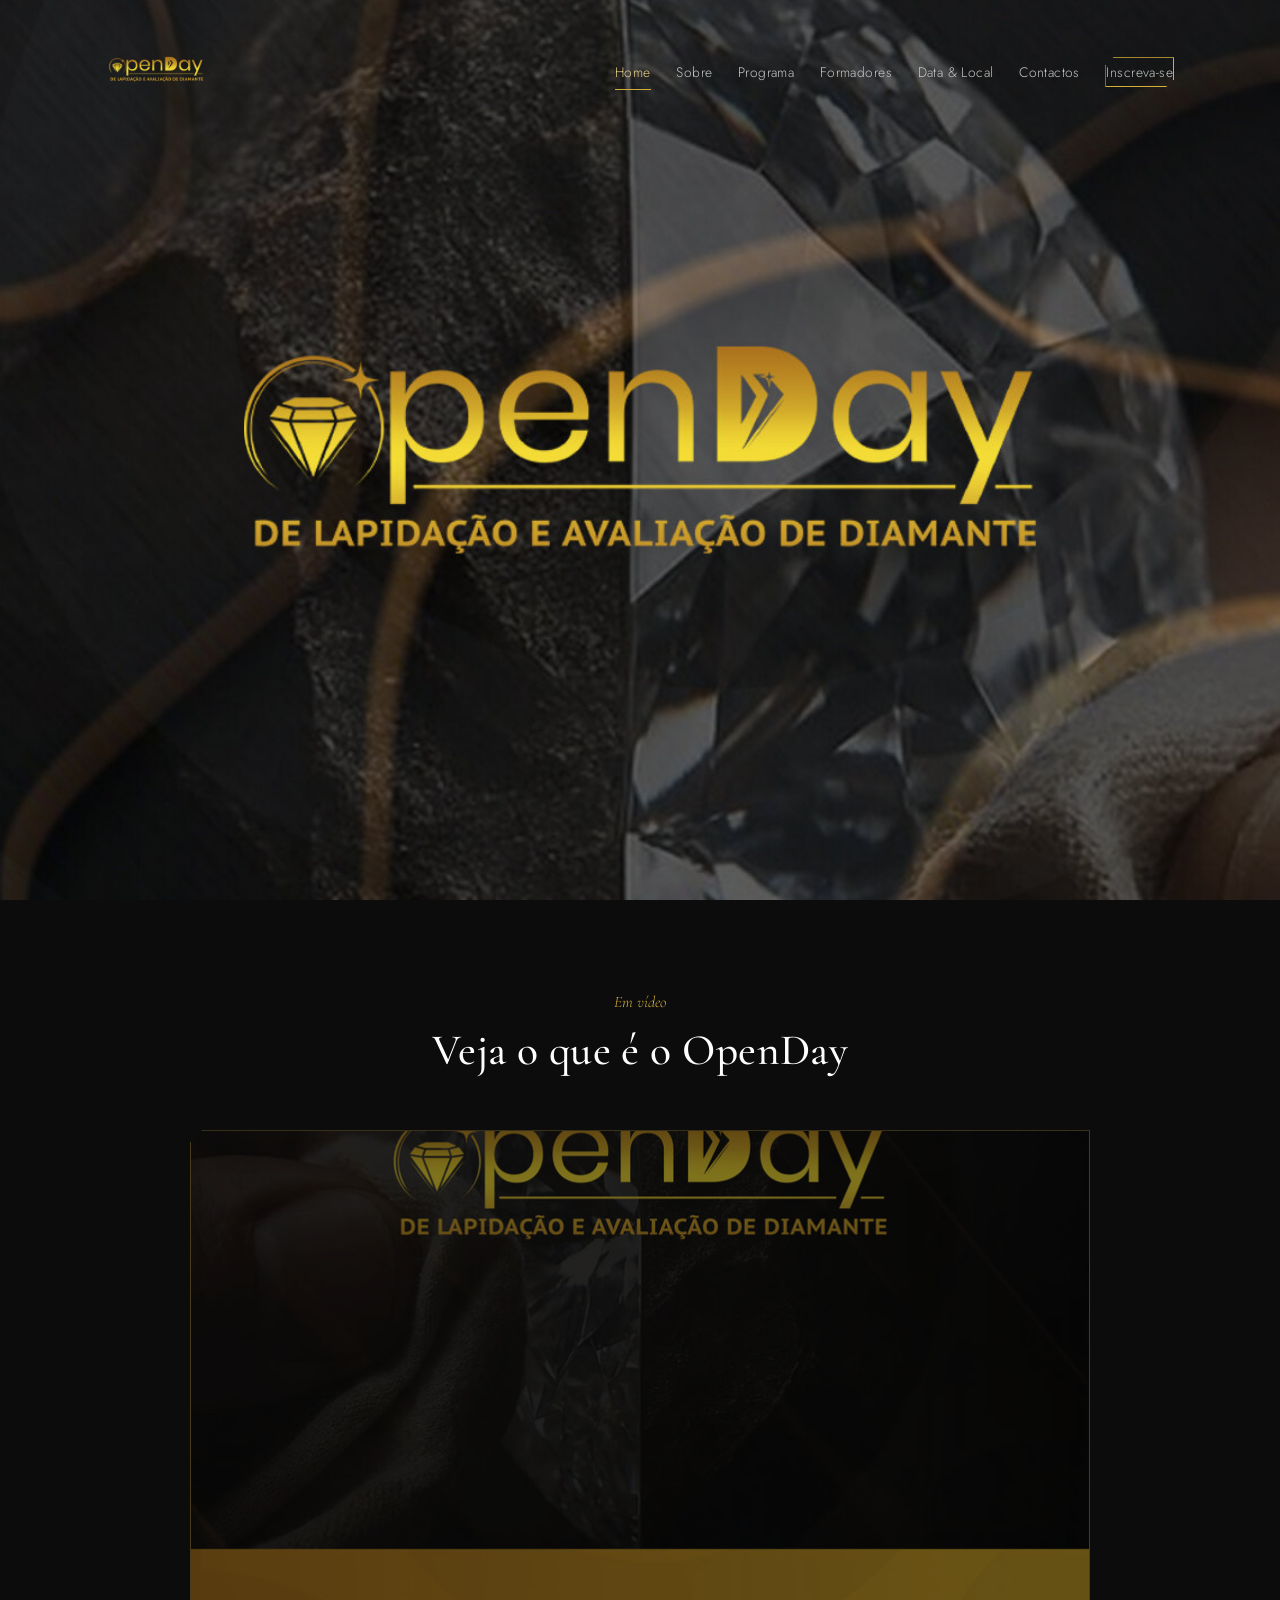
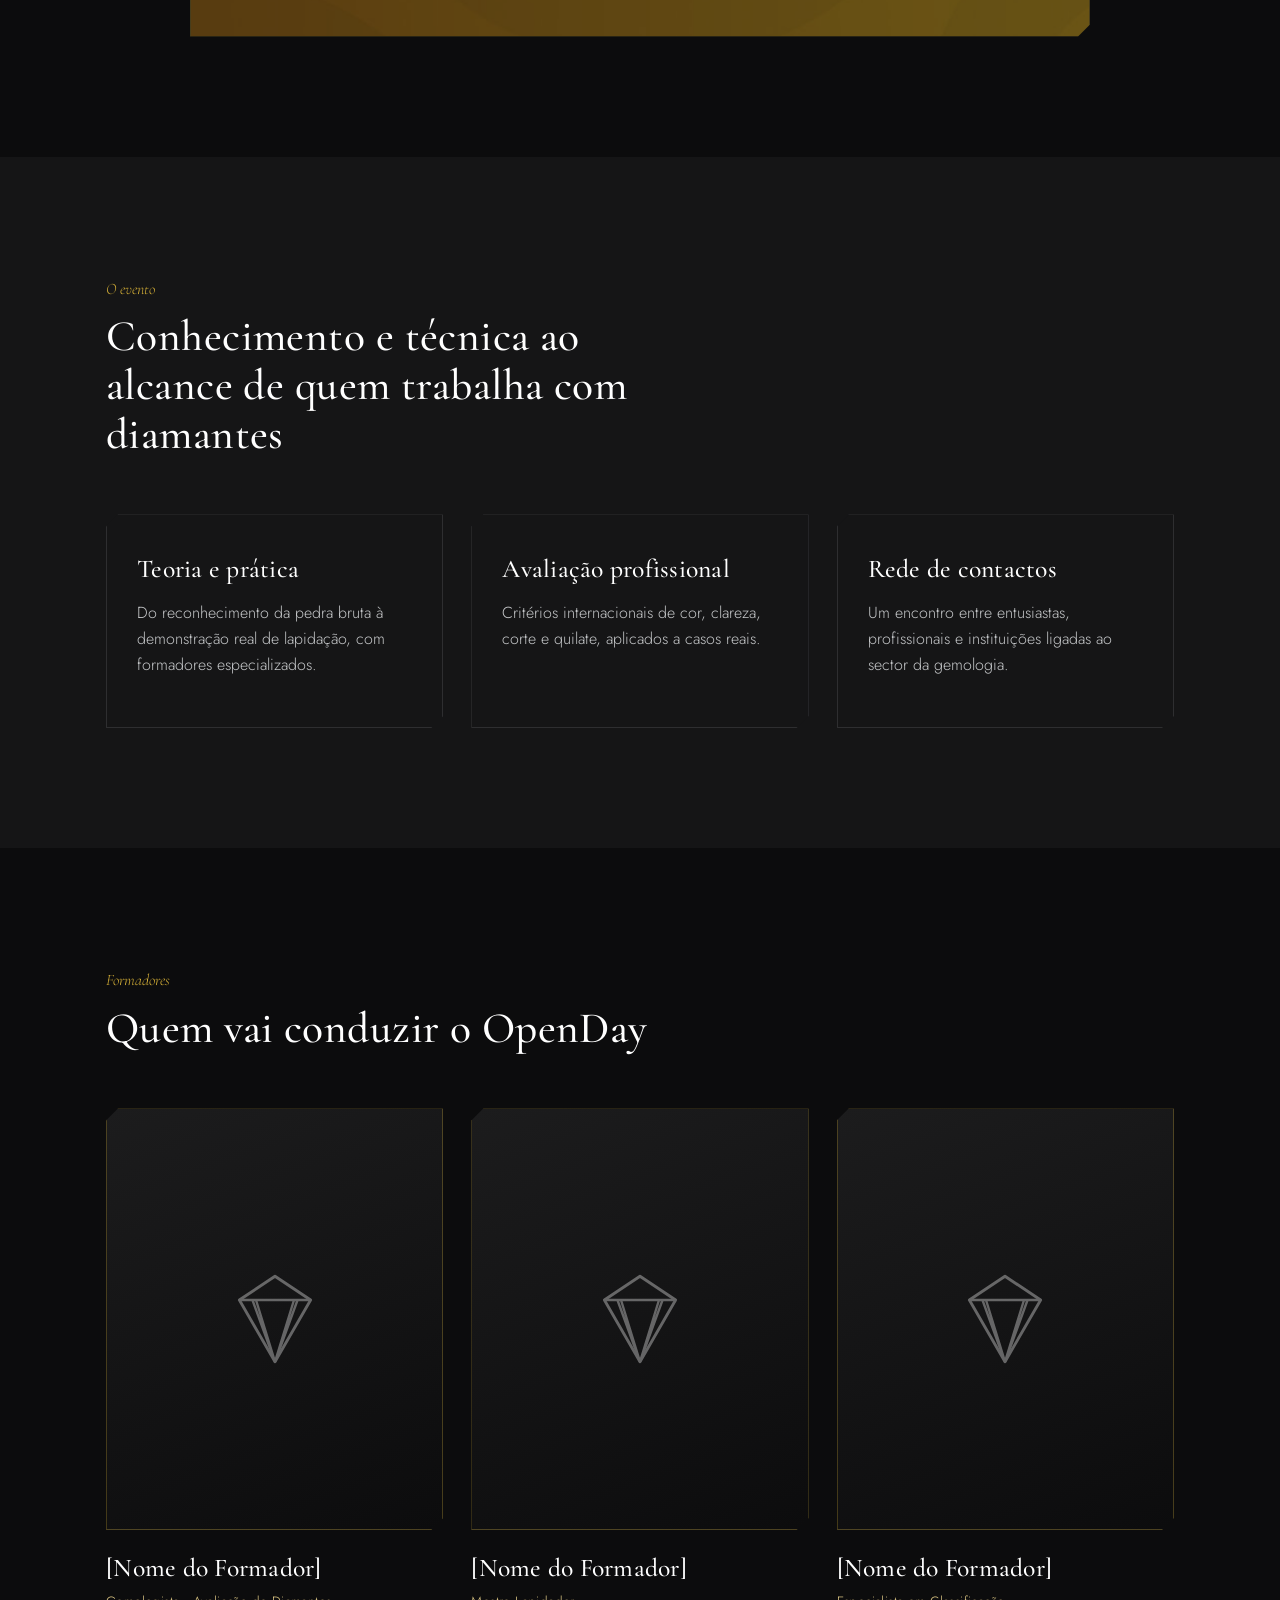
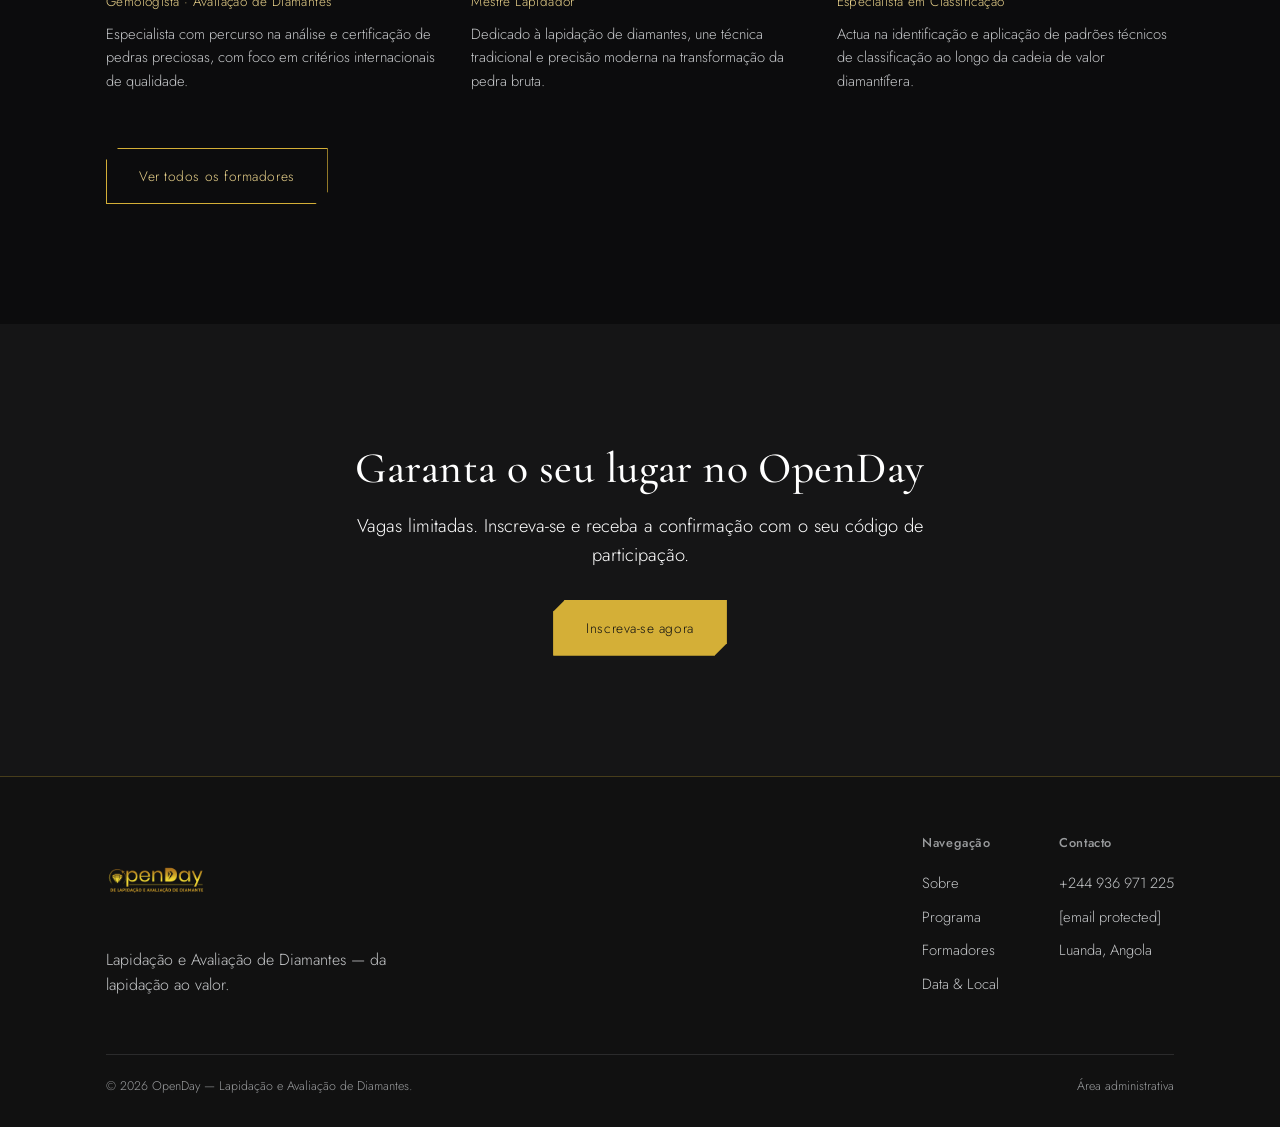
<file: index.html>
<!DOCTYPE html>
<html lang="pt-AO">
<head>
<meta charset="UTF-8">
<meta name="viewport" content="width=device-width, initial-scale=1">
<title>OpenDay — Lapidação e Avaliação de Diamantes</title>
<meta name="description" content="OpenDay: seminário-workshop sobre lapidação, análise e avaliação de diamantes. Da lapidação ao valor.">
<link rel="icon" href="data:image/svg+xml,<svg xmlns=%22http://www.w3.org/2000/svg%22 viewBox=%220 0 48 48%22><path d=%22M9 16L24 6L39 16L24 42L9 16Z%22 fill=%22%23D4AF37%22/></svg>">
<link rel="stylesheet" href="css/style.css">
</head>
<body>

<header class="site-header">
  <div class="wrap">
    <a href="index.html" class="brand">
      <img src="assets/logo.png" alt="OpenDay — Lapidação e Avaliação de Diamantes" class="logo-img">
    </a>
    <nav>
      <ul class="nav-list">
        <li><a href="index.html">Home</a></li>
        <li><a href="sobre.html">Sobre</a></li>
        <li><a href="programa.html">Programa</a></li>
        <li><a href="formadores.html">Formadores</a></li>
        <li><a href="data-local.html">Data &amp; Local</a></li>
        <li><a href="contactos.html">Contactos</a></li>
        <li><a href="inscricao.html" class="nav-cta">Inscreva-se</a></li>
      </ul>
    </nav>
    <button class="nav-toggle" aria-label="Abrir menu"><span></span><span></span><span></span></button>
  </div>
</header>

<main>
  <section class="hero-full">
    <div class="hero-bg">
      <img src="assets/banner-home.jpg" alt="OpenDay — Lapidação e Avaliação de Diamantes">
    </div>
  
  </section>

  <section class="section-video">
    <div class="wrap">
      <div class="section-head reveal" style="text-align:center;max-width:52ch;margin-left:auto;margin-right:auto;">
        <span class="tag">Em vídeo</span>
        <h2>Veja o que é o OpenDay</h2>
      </div>
      <div class="video-frame reveal" id="video-frame">
        <img src="assets/brochura/page-1.jpg" alt="OpenDay — vídeo de apresentação" class="video-poster" id="video-poster">
        <video id="site-video" class="video-el" autoplay muted loop playsinline style="display:none;">
          <source src="assets/video-diamantes.mp4" type="video/mp4">
        </video>
        <button class="mute-btn" id="mute-btn" aria-label="Activar som" style="display:none;">
          <svg id="icon-muted" viewBox="0 0 24 24" fill="none" stroke="currentColor" stroke-width="1.6"><path d="M11 5 6 9H3v6h3l5 4V5z"/><line x1="23" y1="9" x2="17" y2="15"/><line x1="17" y1="9" x2="23" y2="15"/></svg>
          <svg id="icon-unmuted" viewBox="0 0 24 24" fill="none" stroke="currentColor" stroke-width="1.6" style="display:none;"><path d="M11 5 6 9H3v6h3l5 4V5z"/><path d="M15.5 8.5a5 5 0 0 1 0 7"/><path d="M18 6a9 9 0 0 1 0 12"/></svg>
        </button>
      </div>
      <p class="form-note" id="video-note" style="display:none;text-align:center;margin-top:16px;">O vídeo ainda não foi adicionado a esta secção.</p>
    </div>
  </section>

  <section class="section-alt">
    <div class="wrap">
      <div class="section-head reveal">
        <span class="tag">O evento</span>
        <h2>Conhecimento e técnica ao alcance de quem trabalha com diamantes</h2>
      </div>
      <div class="grid grid-3">
        <div class="panel reveal">
          <h3 style="margin-bottom:10px;">Teoria e prática</h3>
          <p>Do reconhecimento da pedra bruta à demonstração real de lapidação, com formadores especializados.</p>
        </div>
        <div class="panel reveal">
          <h3 style="margin-bottom:10px;">Avaliação profissional</h3>
          <p>Critérios internacionais de cor, clareza, corte e quilate, aplicados a casos reais.</p>
        </div>
        <div class="panel reveal">
          <h3 style="margin-bottom:10px;">Rede de contactos</h3>
          <p>Um encontro entre entusiastas, profissionais e instituições ligadas ao sector da gemologia.</p>
        </div>
      </div>
    </div>
  </section>

  <section>
    <div class="wrap">
      <div class="section-head reveal">
        <span class="tag">Formadores</span>
        <h2>Quem vai conduzir o OpenDay</h2>
      </div>
      <div class="grid grid-3" data-formadores-grid data-limit="3"></div>
      <div style="margin-top:40px;">
        <a href="formadores.html" class="btn btn-ghost">Ver todos os formadores</a>
      </div>
    </div>
  </section>

  <section class="section-alt">
    <div class="wrap" style="text-align:center;">
      <h2 class="reveal">Garanta o seu lugar no OpenDay</h2>
      <p class="lede reveal" style="margin:18px auto 30px;">Vagas limitadas. Inscreva-se e receba a confirmação com o seu código de participação.</p>
      <a href="inscricao.html" class="btn btn-gold reveal">Inscreva-se agora</a>
    </div>
  </section>
</main>

<footer class="site-footer">
  <div class="wrap">
    <div class="footer-top">
      <div>
        <a href="index.html" class="brand">
          <img src="assets/logo.png" alt="OpenDay — Lapidação e Avaliação de Diamantes" class="logo-img">
        </a>
        <p style="max-width:34ch;margin-top:14px;">Lapidação e Avaliação de Diamantes — da lapidação ao valor.</p>
      </div>
      <div class="footer-cols">
        <div class="footer-col">
          <h4>Navegação</h4>
          <a href="sobre.html">Sobre</a>
          <a href="programa.html">Programa</a>
          <a href="formadores.html">Formadores</a>
          <a href="data-local.html">Data &amp; Local</a>
        </div>
        <div class="footer-col">
          <h4>Contacto</h4>
          <a data-contacto="whatsapp" data-contacto-text href="#">WhatsApp</a>
          <a data-contacto="email" data-contacto-text href="#">E-mail</a>
          <span data-evento="local">Local</span>
        </div>
      </div>
    </div>
    <div class="footer-bottom">
      <span>© 2026 OpenDay — Lapidação e Avaliação de Diamantes.</span>
      <a href="admin.html">Área administrativa</a>
    </div>
  </div>
</footer>

<script src="js/data.js"></script>
<script src="js/main.js"></script>
</body>
</html>
</file>
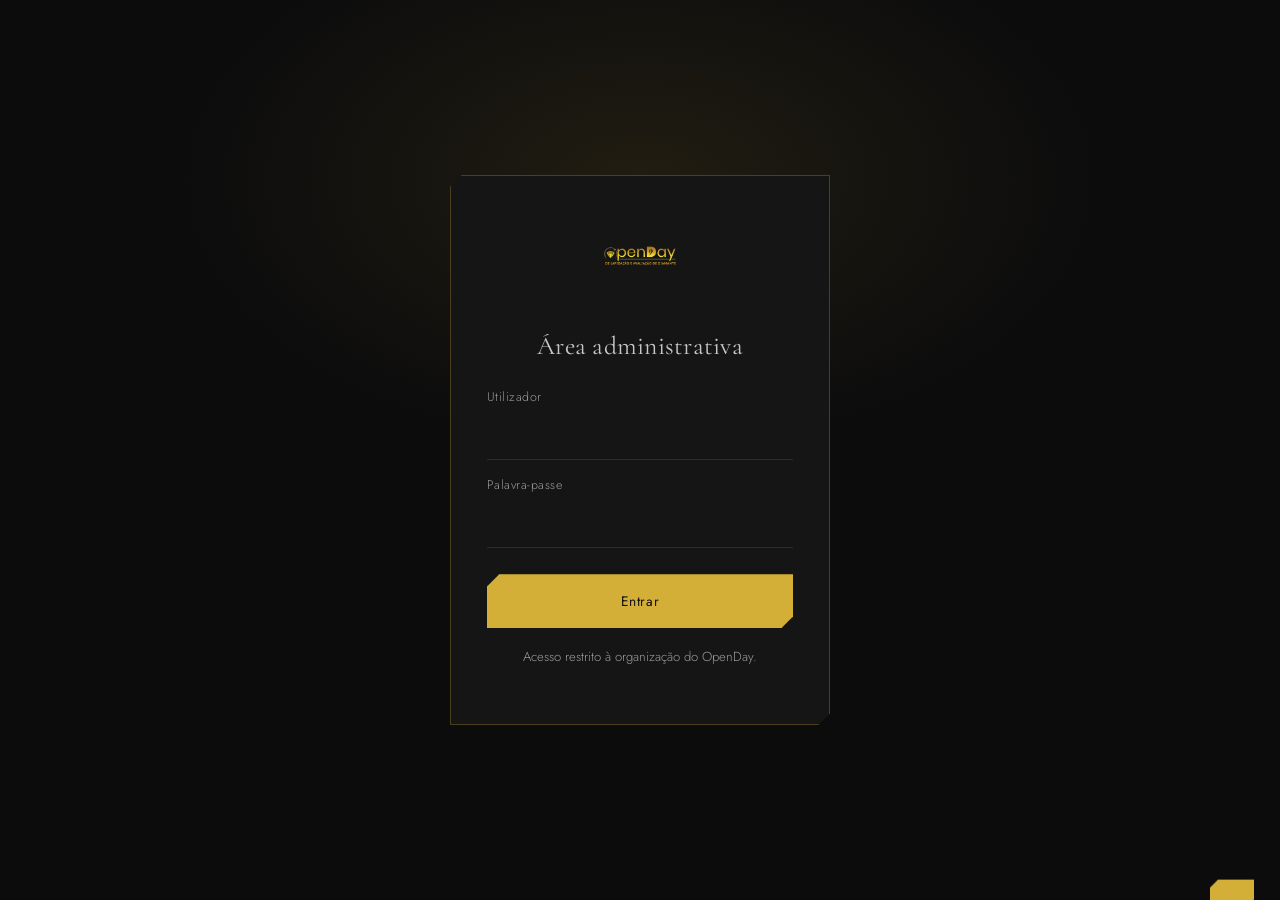
<file: admin.html>
<!DOCTYPE html>
<html lang="pt-AO">
<head>
<meta charset="UTF-8">
<meta name="viewport" content="width=device-width, initial-scale=1">
<title>Administração — OpenDay</title>
<meta name="robots" content="noindex, nofollow">
<link rel="icon" href="data:image/svg+xml,<svg xmlns=%22http://www.w3.org/2000/svg%22 viewBox=%220 0 48 48%22><path d=%22M9 16L24 6L39 16L24 42L9 16Z%22 fill=%22%23D4AF37%22/></svg>">
<link rel="stylesheet" href="css/style.css">
</head>
<body class="admin-body">

<!-- ===================== LOGIN ===================== -->
<div class="login-shell" id="login-shell">
  <div class="login-card">
    <div class="brand">
      <img src="assets/logo.png" alt="OpenDay — Lapidação e Avaliação de Diamantes" class="logo-img">
    </div>
    <h3 style="text-align:center;margin-bottom:22px;font-weight:400;color:var(--silver);">Área administrativa</h3>
    <form id="form-login">
      <div class="field" style="margin-bottom:16px;">
        <label for="admin-user">Utilizador</label>
        <input type="text" id="admin-user" autocomplete="username" required>
      </div>
      <div class="field" style="margin-bottom:10px;">
        <label for="admin-pass">Palavra-passe</label>
        <input type="password" id="admin-pass" autocomplete="current-password" required>
      </div>
      <span class="field-error" id="login-error"></span>
      <button type="submit" class="btn btn-gold" style="width:100%;justify-content:center;margin-top:16px;">Entrar</button>
    </form>
    <p class="form-note" style="text-align:center;margin-top:18px;">Acesso restrito à organização do OpenDay.</p>
  </div>
</div>

<!-- ===================== DASHBOARD ===================== -->
<div class="admin-shell" id="admin-shell" style="display:none;">
  <aside class="admin-side">
    <a href="index.html" class="brand" style="margin-bottom:24px;">
      <img src="assets/logo.png" alt="OpenDay — Lapidação e Avaliação de Diamantes" class="logo-img">
    </a>
    <a href="#" class="admin-nav-link active" data-view="dashboard">Visão geral</a>
    <a href="#" class="admin-nav-link" data-view="inscricoes">Inscrições</a>
    <a href="#" class="admin-nav-link" data-view="formadores">Formadores</a>
    <a href="#" class="admin-nav-link" data-view="programa">Programa</a>
    <a href="#" class="admin-nav-link" data-view="evento">Data &amp; Local</a>
    <a href="#" class="admin-nav-link" data-view="contactos">Contactos</a>
    <a href="#" id="btn-logout" style="margin-top:auto;color:var(--text-muted);">Terminar sessão</a>
  </aside>

  <main class="admin-main">

    <!-- Visão geral -->
    <section class="admin-view" data-view="dashboard">
      <div class="admin-topbar"><h2>Visão geral</h2></div>
      <div class="stat-grid">
        <div class="stat"><span>Inscrições</span><strong id="stat-inscricoes">0</strong></div>
        <div class="stat"><span>Vagas totais</span><strong id="stat-vagas-total">0</strong></div>
        <div class="stat"><span>Vagas disponíveis</span><strong id="stat-vagas-disp">0</strong></div>
        <div class="stat"><span>Formadores</span><strong id="stat-formadores">0</strong></div>
      </div>
      <div class="admin-card">
        <h3 style="margin-bottom:14px;">Últimas inscrições</h3>
        <table class="admin-table" id="tabela-dashboard">
          <thead><tr><th>Nome</th><th>Cidade</th><th>Interesse</th><th>Código</th></tr></thead>
          <tbody></tbody>
        </table>
      </div>
    </section>

    <!-- Inscrições -->
    <section class="admin-view" data-view="inscricoes" style="display:none;">
      <div class="admin-topbar">
        <h2>Inscrições</h2>
        <button class="btn btn-ghost" id="btn-export-csv">Exportar CSV</button>
      </div>
      <div class="admin-card">
        <table class="admin-table" id="tabela-inscricoes">
          <thead><tr><th>Nome</th><th>Contacto</th><th>Cidade</th><th>Profissão</th><th>Interesse</th><th>Código</th><th></th></tr></thead>
          <tbody></tbody>
        </table>
      </div>
    </section>

    <!-- Formadores -->
    <section class="admin-view" data-view="formadores" style="display:none;">
      <div class="admin-topbar">
        <h2>Formadores</h2>
        <button class="btn btn-gold" id="btn-novo-formador">+ Novo formador</button>
      </div>
      <div id="lista-formadores"></div>
    </section>

    <!-- Programa -->
    <section class="admin-view" data-view="programa" style="display:none;">
      <div class="admin-topbar">
        <h2>Programa</h2>
        <button class="btn btn-gold" id="btn-novo-item-programa">+ Novo item</button>
      </div>
      <div id="lista-programa"></div>
    </section>

    <!-- Evento -->
    <section class="admin-view" data-view="evento" style="display:none;">
      <div class="admin-topbar"><h2>Data &amp; Local</h2></div>
      <form class="admin-card" id="form-evento">
        <div class="form-grid">
          <div class="field"><label>Data</label><input type="text" name="data" placeholder="Ex: 14 de Novembro de 2026"></div>
          <div class="field"><label>Horário</label><input type="text" name="horario" placeholder="Ex: 09:00 — 16:00"></div>
          <div class="field"><label>Duração</label><input type="text" name="duracao" placeholder="Ex: 1 dia (7 horas)"></div>
          <div class="field"><label>Vagas totais</label><input type="number" name="vagasTotal" min="0"></div>
          <div class="field full"><label>Local</label><input type="text" name="local" placeholder="Nome do espaço"></div>
          <div class="field full"><label>Morada</label><input type="text" name="endereco" placeholder="Morada completa"></div>
        </div>
        <button type="submit" class="btn btn-gold" style="margin-top:20px;">Guardar alterações</button>
      </form>
    </section>

    <!-- Contactos -->
    <section class="admin-view" data-view="contactos" style="display:none;">
      <div class="admin-topbar"><h2>Contactos</h2></div>
      <form class="admin-card" id="form-contactos">
        <div class="form-grid">
          <div class="field"><label>WhatsApp</label><input type="text" name="whatsapp" placeholder="+244 9XX XXX XXX"></div>
          <div class="field"><label>Telefone</label><input type="text" name="telefone" placeholder="+244 2XX XXX XXX"></div>
          <div class="field"><label>E-mail</label><input type="email" name="email"></div>
          <div class="field"><label>Localização (texto)</label><input type="text" name="localizacao"></div>
          <div class="field"><label>Instagram (URL)</label><input type="text" name="instagram"></div>
          <div class="field"><label>Facebook (URL)</label><input type="text" name="facebook"></div>
          <div class="field"><label>LinkedIn (URL)</label><input type="text" name="linkedin"></div>
        </div>
        <button type="submit" class="btn btn-gold" style="margin-top:20px;">Guardar alterações</button>
      </form>
    </section>

  </main>
</div>

<div class="toast" id="toast"></div>

<template id="tpl-formador">
  <div class="admin-card" data-formador-card>
    <div class="form-grid">
      <div class="field"><label>Nome</label><input type="text" data-f="nome"></div>
      <div class="field"><label>Especialidade</label><input type="text" data-f="especialidade"></div>
      <div class="field full"><label>Bio</label><textarea rows="2" data-f="bio"></textarea></div>
      <div class="field full"><label>URL da foto (opcional)</label><input type="text" data-f="foto" placeholder="https://..."></div>
    </div>
    <div style="display:flex;gap:10px;margin-top:16px;">
      <button class="icon-btn" data-action="salvar-formador">Guardar</button>
      <button class="icon-btn danger" data-action="remover-formador">Remover</button>
    </div>
  </div>
</template>

<template id="tpl-programa-item">
  <div class="admin-card" data-programa-card>
    <div class="form-grid">
      <div class="field"><label>Hora</label><input type="text" data-p="hora" placeholder="09:00"></div>
      <div class="field"><label>Título</label><input type="text" data-p="titulo"></div>
      <div class="field full"><label>Descrição</label><textarea rows="2" data-p="desc"></textarea></div>
    </div>
    <div style="display:flex;gap:10px;margin-top:16px;">
      <button class="icon-btn" data-action="salvar-programa">Guardar</button>
      <button class="icon-btn danger" data-action="remover-programa">Remover</button>
    </div>
  </div>
</template>

<script src="js/data.js"></script>
<script src="js/admin.js"></script>
</body>
</html>
</file>
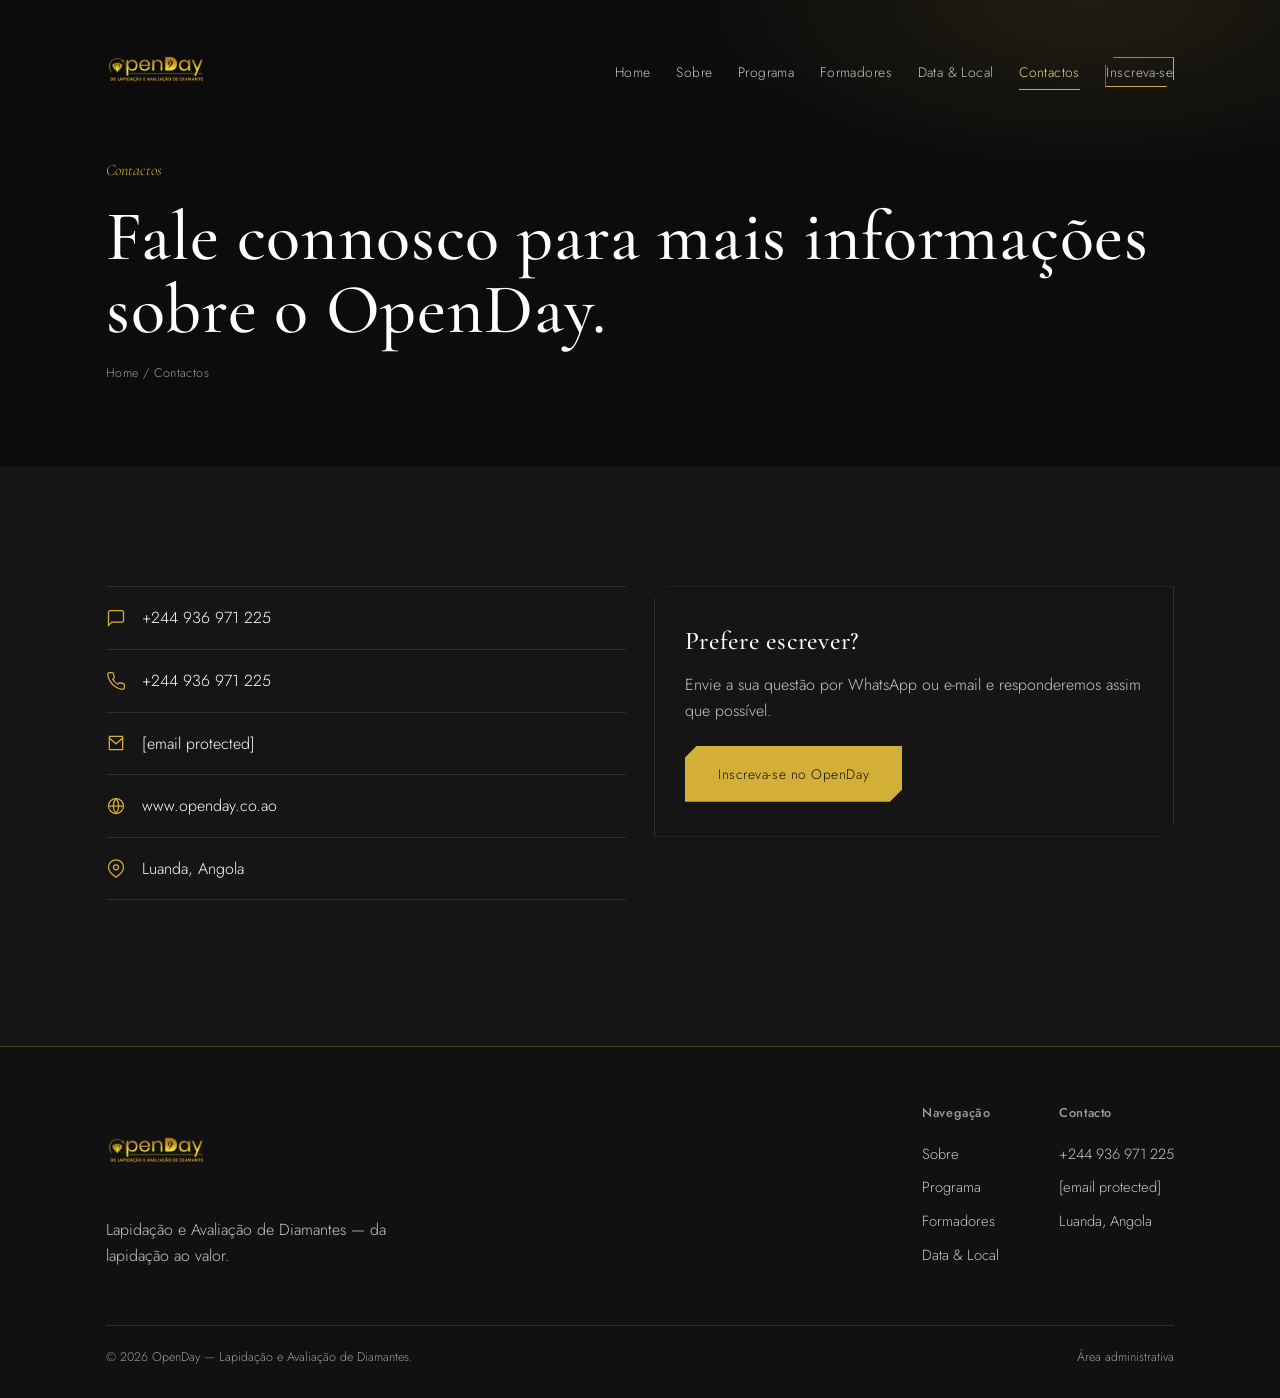
<file: contactos.html>
<!DOCTYPE html>
<html lang="pt-AO">
<head>
<meta charset="UTF-8">
<meta name="viewport" content="width=device-width, initial-scale=1">
<title>Contactos — OpenDay</title>
<meta name="description" content="Contacte a organização do OpenDay por WhatsApp, telefone, e-mail ou redes sociais.">
<link rel="icon" href="data:image/svg+xml,<svg xmlns=%22http://www.w3.org/2000/svg%22 viewBox=%220 0 48 48%22><path d=%22M9 16L24 6L39 16L24 42L9 16Z%22 fill=%22%23D4AF37%22/></svg>">
<link rel="stylesheet" href="css/style.css">
</head>
<body>
<header class="site-header">
  <div class="wrap">
    <a href="index.html" class="brand">
      <img src="assets/logo.png" alt="OpenDay — Lapidação e Avaliação de Diamantes" class="logo-img">
    </a>
    <nav>
      <ul class="nav-list">
        <li><a href="index.html">Home</a></li>
        <li><a href="sobre.html">Sobre</a></li>
        <li><a href="programa.html">Programa</a></li>
        <li><a href="formadores.html">Formadores</a></li>
        <li><a href="data-local.html">Data &amp; Local</a></li>
        <li><a href="contactos.html">Contactos</a></li>
        <li><a href="inscricao.html" class="nav-cta">Inscreva-se</a></li>
      </ul>
    </nav>
    <button class="nav-toggle" aria-label="Abrir menu"><span></span><span></span><span></span></button>
  </div>
</header>
<main>
  <section class="page-hero">
    <div class="wrap">
      <span class="tag">Contactos</span>
      <h1>Fale connosco para mais informações sobre o OpenDay.</h1>
      <p class="breadcrumb"><a href="index.html">Home</a> / Contactos</p>
    </div>
  </section>

  <section class="section-alt">
    <div class="wrap grid grid-2" style="align-items:start;">
      <div class="reveal">
        <div class="contact-list">
          <div class="contact-row">
            <svg viewBox="0 0 24 24" fill="none" stroke="currentColor" stroke-width="1.5"><path d="M21 15a2 2 0 0 1-2 2H7l-4 4V5a2 2 0 0 1 2-2h14a2 2 0 0 1 2 2z"/></svg>
            <a data-contacto="whatsapp" data-contacto-text href="#">WhatsApp</a>
          </div>
          <div class="contact-row">
            <svg viewBox="0 0 24 24" fill="none" stroke="currentColor" stroke-width="1.5"><path d="M22 16.92v3a2 2 0 0 1-2.18 2 19.79 19.79 0 0 1-8.63-3.07 19.5 19.5 0 0 1-6-6 19.79 19.79 0 0 1-3.07-8.67A2 2 0 0 1 4.11 2h3a2 2 0 0 1 2 1.72c.127.96.361 1.903.7 2.81a2 2 0 0 1-.45 2.11L8.09 9.91a16 16 0 0 0 6 6l1.27-1.27a2 2 0 0 1 2.11-.45c.907.339 1.85.573 2.81.7A2 2 0 0 1 22 16.92z"/></svg>
            <a data-contacto="telefone" data-contacto-text href="#">Telefone</a>
          </div>
          <div class="contact-row">
            <svg viewBox="0 0 24 24" fill="none" stroke="currentColor" stroke-width="1.5"><path d="M4 4h16v16H4z"/><path d="m4 6 8 7 8-7"/></svg>
            <a data-contacto="email" data-contacto-text href="#">E-mail</a>
          </div>
          <div class="contact-row">
            <svg viewBox="0 0 24 24" fill="none" stroke="currentColor" stroke-width="1.5"><circle cx="12" cy="12" r="9"/><path d="M3 12h18M12 3a14 14 0 0 1 0 18M12 3a14 14 0 0 0 0 18"/></svg>
            <a data-contacto="site" data-contacto-text href="#" target="_blank" rel="noopener">Site</a>
          </div>
          <div class="contact-row">
            <svg viewBox="0 0 24 24" fill="none" stroke="currentColor" stroke-width="1.5"><path d="M21 10c0 6-9 12-9 12s-9-6-9-12a9 9 0 0 1 18 0z"/><circle cx="12" cy="10" r="3"/></svg>
            <span data-evento="local">Local</span>
          </div>
        </div>

        <div class="social-row">
          <a href="#" data-contacto="instagram"><svg viewBox="0 0 24 24" fill="none" stroke="currentColor" stroke-width="1.5"><rect x="3" y="3" width="18" height="18" rx="4"/><circle cx="12" cy="12" r="4"/><circle cx="17.5" cy="6.5" r="1"/></svg></a>
          <a href="#" data-contacto="facebook"><svg viewBox="0 0 24 24" fill="none" stroke="currentColor" stroke-width="1.5"><path d="M18 2h-3a5 5 0 0 0-5 5v3H7v4h3v8h4v-8h3l1-4h-4V7a1 1 0 0 1 1-1h3z"/></svg></a>
          <a href="#" data-contacto="linkedin"><svg viewBox="0 0 24 24" fill="none" stroke="currentColor" stroke-width="1.5"><path d="M16 8a6 6 0 0 1 6 6v7h-4v-7a2 2 0 0 0-4 0v7h-4V8h4v1.5A5.98 5.98 0 0 1 16 8z"/><rect x="2" y="9" width="4" height="12"/><circle cx="4" cy="4" r="2"/></svg></a>
        </div>
      </div>

      <div class="panel reveal">
        <h3 style="margin-bottom:10px;">Prefere escrever?</h3>
        <p>Envie a sua questão por WhatsApp ou e-mail e responderemos assim que possível.</p>
        <a href="inscricao.html" class="btn btn-gold" style="margin-top:6px;">Inscreva-se no OpenDay</a>
      </div>
    </div>
  </section>
</main>
<footer class="site-footer">
  <div class="wrap">
    <div class="footer-top">
      <div>
        <a href="index.html" class="brand">
          <img src="assets/logo.png" alt="OpenDay — Lapidação e Avaliação de Diamantes" class="logo-img">
        </a>
        <p style="max-width:34ch;margin-top:14px;">Lapidação e Avaliação de Diamantes — da lapidação ao valor.</p>
      </div>
      <div class="footer-cols">
        <div class="footer-col">
          <h4>Navegação</h4>
          <a href="sobre.html">Sobre</a>
          <a href="programa.html">Programa</a>
          <a href="formadores.html">Formadores</a>
          <a href="data-local.html">Data &amp; Local</a>
        </div>
        <div class="footer-col">
          <h4>Contacto</h4>
          <a data-contacto="whatsapp" data-contacto-text href="#">WhatsApp</a>
          <a data-contacto="email" data-contacto-text href="#">E-mail</a>
          <span data-evento="local">Local</span>
        </div>
      </div>
    </div>
    <div class="footer-bottom">
      <span>© 2026 OpenDay — Lapidação e Avaliação de Diamantes.</span>
      <a href="admin.html">Área administrativa</a>
    </div>
  </div>
</footer>

<script src="js/data.js"></script>
<script src="js/main.js"></script>
</body>
</html>
</file>
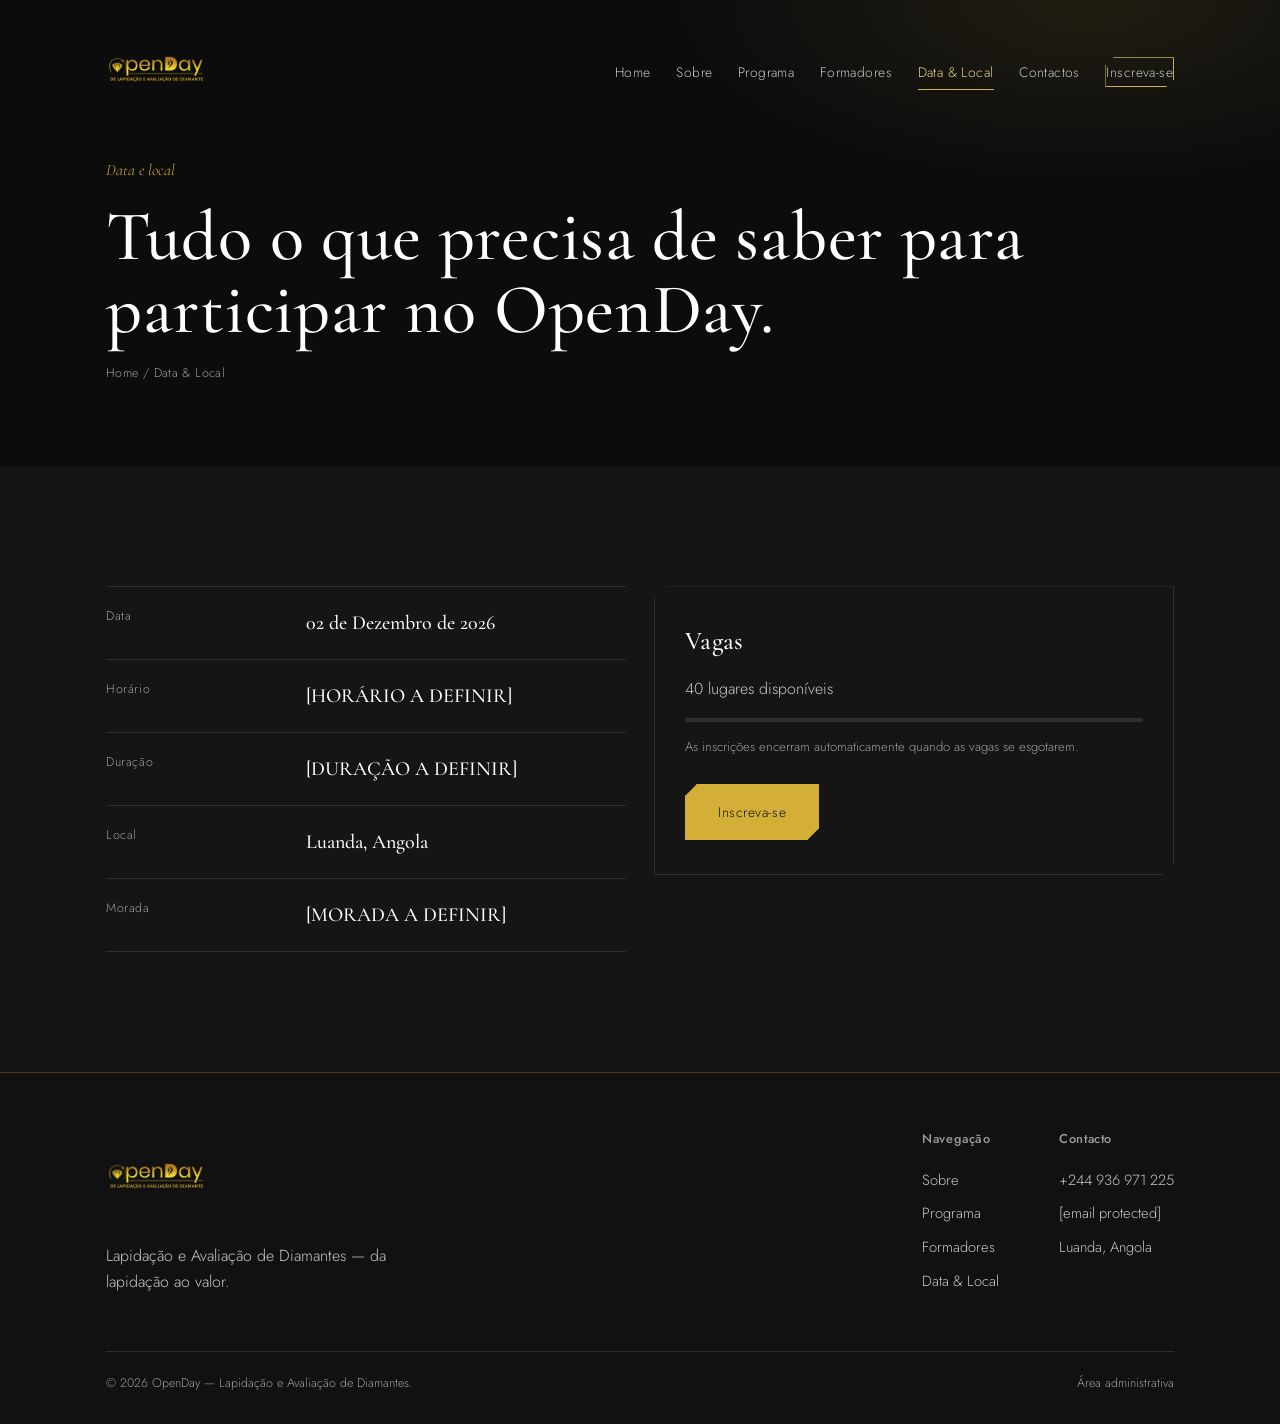
<file: data-local.html>
<!DOCTYPE html>
<html lang="pt-AO">
<head>
<meta charset="UTF-8">
<meta name="viewport" content="width=device-width, initial-scale=1">
<title>Data e Local — OpenDay</title>
<meta name="description" content="Data, horário, local e vagas disponíveis para o OpenDay.">
<link rel="icon" href="data:image/svg+xml,<svg xmlns=%22http://www.w3.org/2000/svg%22 viewBox=%220 0 48 48%22><path d=%22M9 16L24 6L39 16L24 42L9 16Z%22 fill=%22%23D4AF37%22/></svg>">
<link rel="stylesheet" href="css/style.css">
</head>
<body>
<header class="site-header">
  <div class="wrap">
    <a href="index.html" class="brand">
      <img src="assets/logo.png" alt="OpenDay — Lapidação e Avaliação de Diamantes" class="logo-img">
    </a>
    <nav>
      <ul class="nav-list">
        <li><a href="index.html">Home</a></li>
        <li><a href="sobre.html">Sobre</a></li>
        <li><a href="programa.html">Programa</a></li>
        <li><a href="formadores.html">Formadores</a></li>
        <li><a href="data-local.html">Data &amp; Local</a></li>
        <li><a href="contactos.html">Contactos</a></li>
        <li><a href="inscricao.html" class="nav-cta">Inscreva-se</a></li>
      </ul>
    </nav>
    <button class="nav-toggle" aria-label="Abrir menu"><span></span><span></span><span></span></button>
  </div>
</header>
<main>
  <section class="page-hero">
    <div class="wrap">
      <span class="tag">Data e local</span>
      <h1>Tudo o que precisa de saber para participar no OpenDay.</h1>
      <p class="breadcrumb"><a href="index.html">Home</a> / Data &amp; Local</p>
    </div>
  </section>

  <section class="section-alt">
    <div class="wrap grid grid-2" style="align-items:start;">
      <div class="reveal">
        <div class="info-list">
          <div class="info-row"><span>Data</span><strong data-evento="data">—</strong></div>
          <div class="info-row"><span>Horário</span><strong data-evento="horario">—</strong></div>
          <div class="info-row"><span>Duração</span><strong data-evento="duracao">—</strong></div>
          <div class="info-row"><span>Local</span><strong data-evento="local">—</strong></div>
          <div class="info-row"><span>Morada</span><strong data-evento="endereco">—</strong></div>
        </div>
      </div>
      <div class="panel reveal">
        <h3 style="margin-bottom:14px;">Vagas</h3>
        <p><span data-vagas-disponiveis>—</span> lugares disponíveis</p>
        <div class="vagas-bar"><i data-vagas-bar></i></div>
        <p class="form-note" style="margin-top:14px;">As inscrições encerram automaticamente quando as vagas se esgotarem.</p>
        <a href="inscricao.html" class="btn btn-gold" style="margin-top:14px;">Inscreva-se</a>
      </div>
    </div>
  </section>
</main>
<footer class="site-footer">
  <div class="wrap">
    <div class="footer-top">
      <div>
        <a href="index.html" class="brand">
          <img src="assets/logo.png" alt="OpenDay — Lapidação e Avaliação de Diamantes" class="logo-img">
        </a>
        <p style="max-width:34ch;margin-top:14px;">Lapidação e Avaliação de Diamantes — da lapidação ao valor.</p>
      </div>
      <div class="footer-cols">
        <div class="footer-col">
          <h4>Navegação</h4>
          <a href="sobre.html">Sobre</a>
          <a href="programa.html">Programa</a>
          <a href="formadores.html">Formadores</a>
          <a href="data-local.html">Data &amp; Local</a>
        </div>
        <div class="footer-col">
          <h4>Contacto</h4>
          <a data-contacto="whatsapp" data-contacto-text href="#">WhatsApp</a>
          <a data-contacto="email" data-contacto-text href="#">E-mail</a>
          <span data-evento="local">Local</span>
        </div>
      </div>
    </div>
    <div class="footer-bottom">
      <span>© 2026 OpenDay — Lapidação e Avaliação de Diamantes.</span>
      <a href="admin.html">Área administrativa</a>
    </div>
  </div>
</footer>

<script src="js/data.js"></script>
<script src="js/main.js"></script>
</body>
</html>
</file>
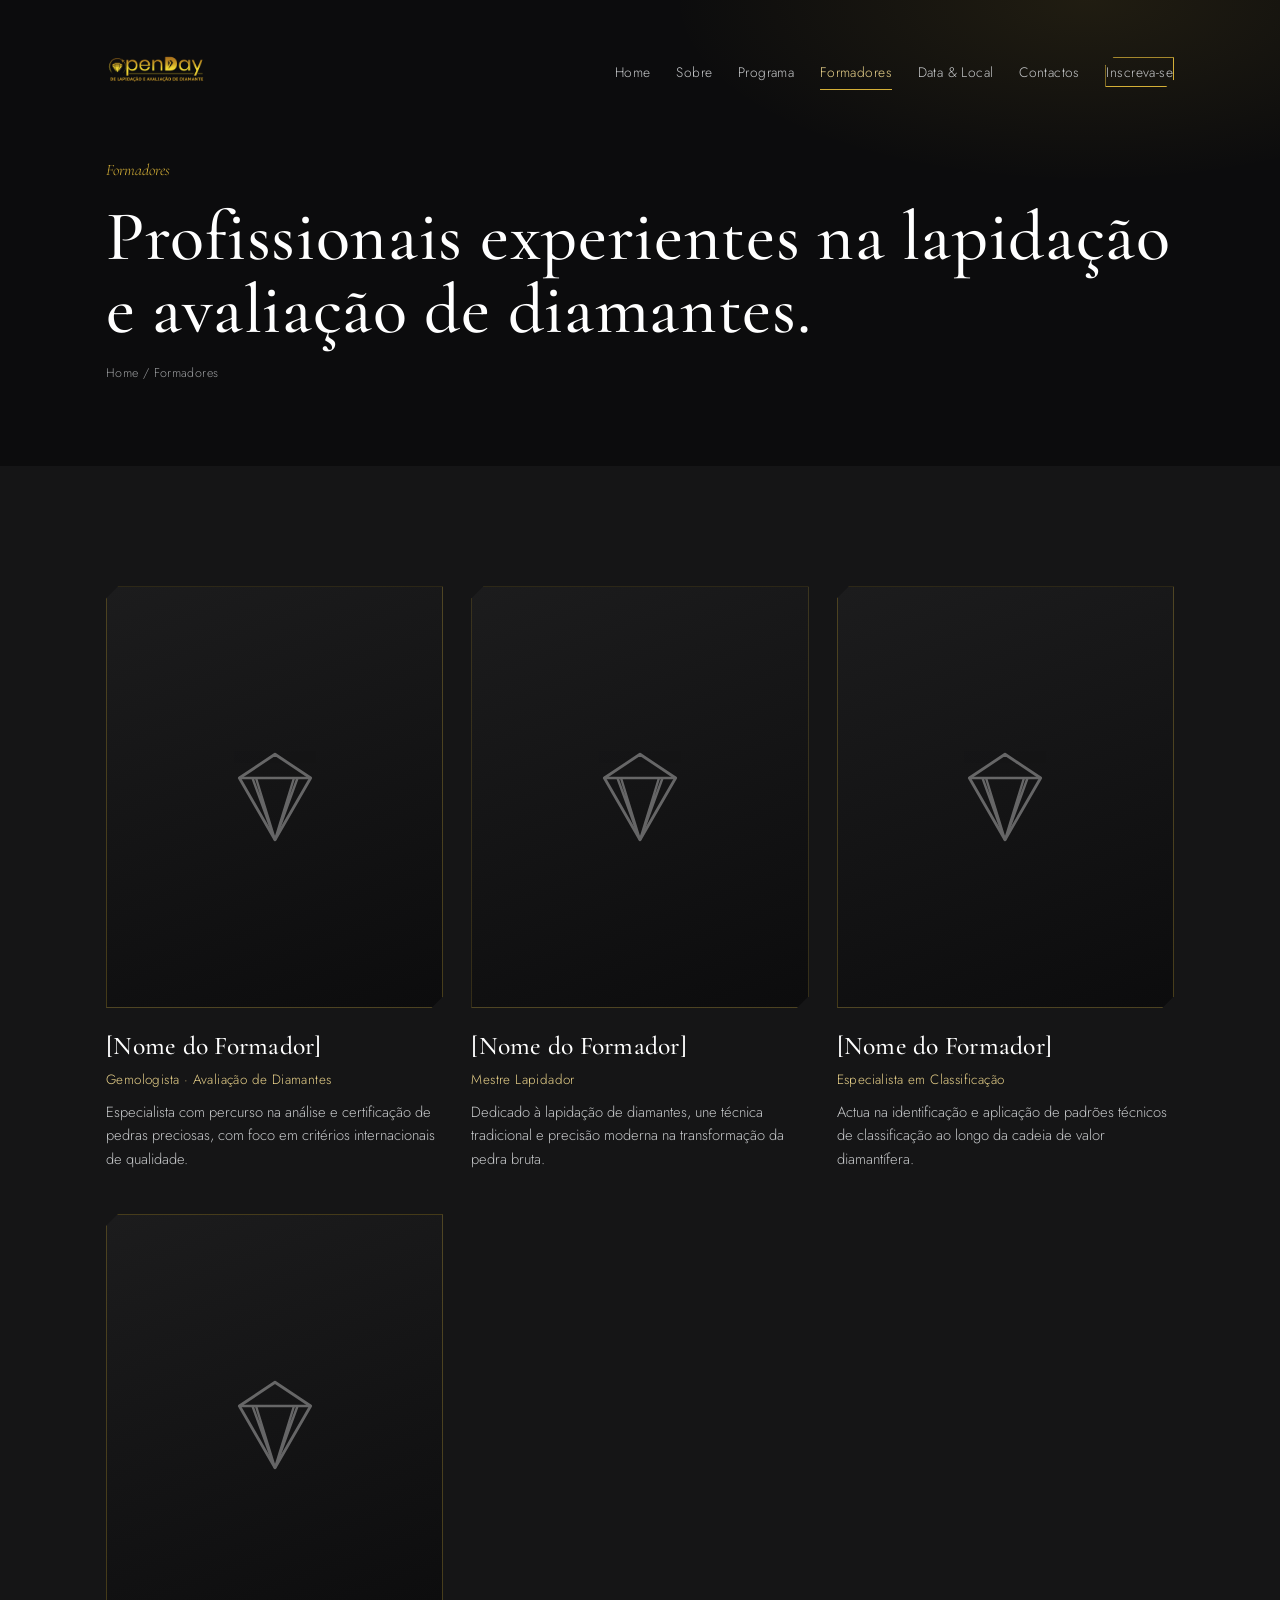
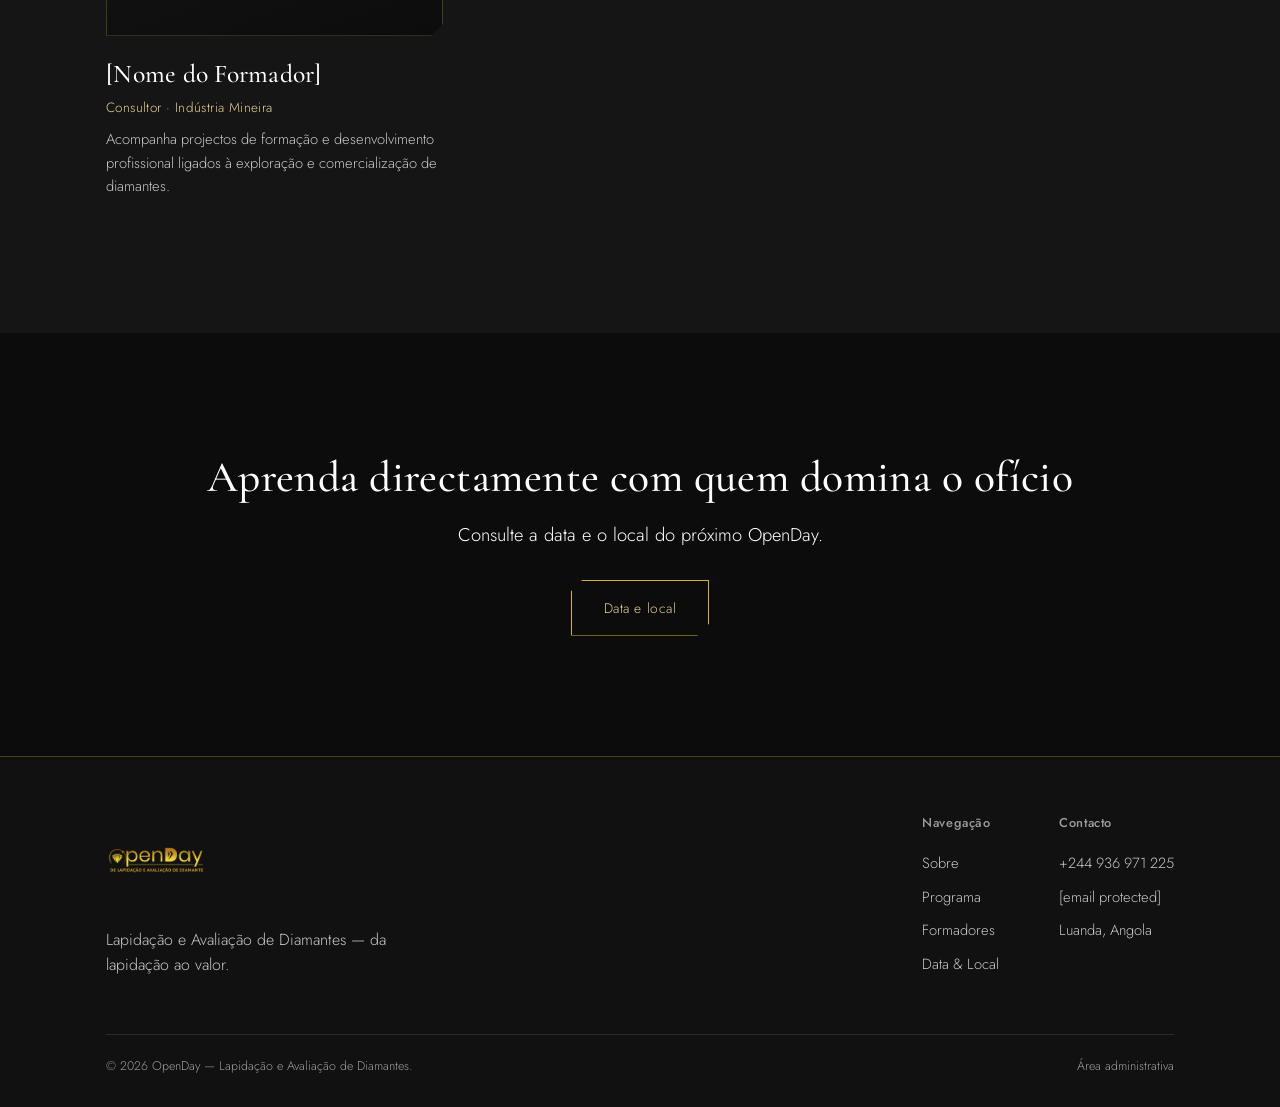
<file: formadores.html>
<!DOCTYPE html>
<html lang="pt-AO">
<head>
<meta charset="UTF-8">
<meta name="viewport" content="width=device-width, initial-scale=1">
<title>Formadores — OpenDay</title>
<meta name="description" content="Conheça os formadores do OpenDay — especialistas em lapidação e avaliação de diamantes.">
<link rel="icon" href="data:image/svg+xml,<svg xmlns=%22http://www.w3.org/2000/svg%22 viewBox=%220 0 48 48%22><path d=%22M9 16L24 6L39 16L24 42L9 16Z%22 fill=%22%23D4AF37%22/></svg>">
<link rel="stylesheet" href="css/style.css">
</head>
<body>
<header class="site-header">
  <div class="wrap">
    <a href="index.html" class="brand">
      <img src="assets/logo.png" alt="OpenDay — Lapidação e Avaliação de Diamantes" class="logo-img">
    </a>
    <nav>
      <ul class="nav-list">
        <li><a href="index.html">Home</a></li>
        <li><a href="sobre.html">Sobre</a></li>
        <li><a href="programa.html">Programa</a></li>
        <li><a href="formadores.html">Formadores</a></li>
        <li><a href="data-local.html">Data &amp; Local</a></li>
        <li><a href="contactos.html">Contactos</a></li>
        <li><a href="inscricao.html" class="nav-cta">Inscreva-se</a></li>
      </ul>
    </nav>
    <button class="nav-toggle" aria-label="Abrir menu"><span></span><span></span><span></span></button>
  </div>
</header>
<main>
  <section class="page-hero">
    <div class="wrap">
      <span class="tag">Formadores</span>
      <h1>Profissionais experientes na lapidação e avaliação de diamantes.</h1>
      <p class="breadcrumb"><a href="index.html">Home</a> / Formadores</p>
    </div>
  </section>

  <section class="section-alt">
    <div class="wrap">
      <div class="grid grid-3" data-formadores-grid></div>
    </div>
  </section>

  <section>
    <div class="wrap" style="text-align:center;">
      <h2 class="reveal">Aprenda directamente com quem domina o ofício</h2>
      <p class="lede reveal" style="margin:18px auto 30px;">Consulte a data e o local do próximo OpenDay.</p>
      <a href="data-local.html" class="btn btn-ghost reveal">Data e local</a>
    </div>
  </section>
</main>
<footer class="site-footer">
  <div class="wrap">
    <div class="footer-top">
      <div>
        <a href="index.html" class="brand">
          <img src="assets/logo.png" alt="OpenDay — Lapidação e Avaliação de Diamantes" class="logo-img">
        </a>
        <p style="max-width:34ch;margin-top:14px;">Lapidação e Avaliação de Diamantes — da lapidação ao valor.</p>
      </div>
      <div class="footer-cols">
        <div class="footer-col">
          <h4>Navegação</h4>
          <a href="sobre.html">Sobre</a>
          <a href="programa.html">Programa</a>
          <a href="formadores.html">Formadores</a>
          <a href="data-local.html">Data &amp; Local</a>
        </div>
        <div class="footer-col">
          <h4>Contacto</h4>
          <a data-contacto="whatsapp" data-contacto-text href="#">WhatsApp</a>
          <a data-contacto="email" data-contacto-text href="#">E-mail</a>
          <span data-evento="local">Local</span>
        </div>
      </div>
    </div>
    <div class="footer-bottom">
      <span>© 2026 OpenDay — Lapidação e Avaliação de Diamantes.</span>
      <a href="admin.html">Área administrativa</a>
    </div>
  </div>
</footer>

<script src="js/data.js"></script>
<script src="js/main.js"></script>
</body>
</html>
</file>
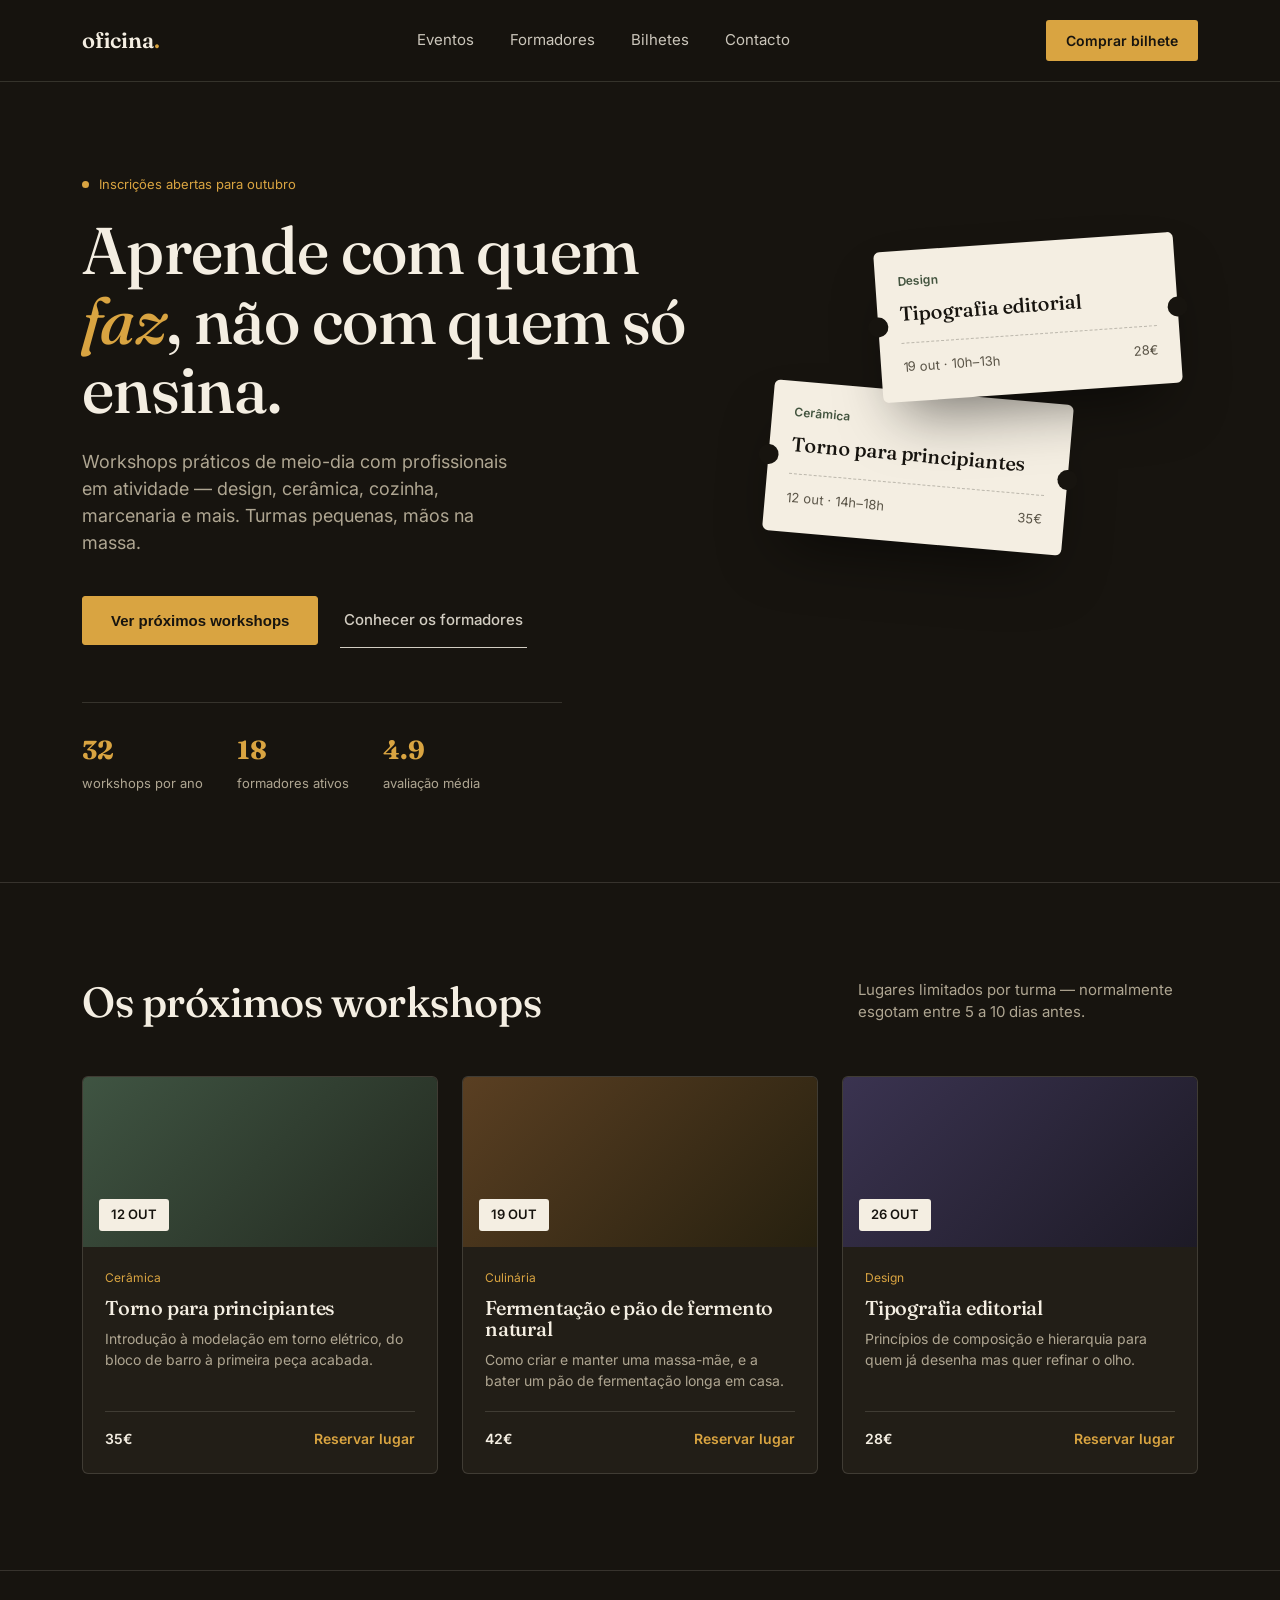
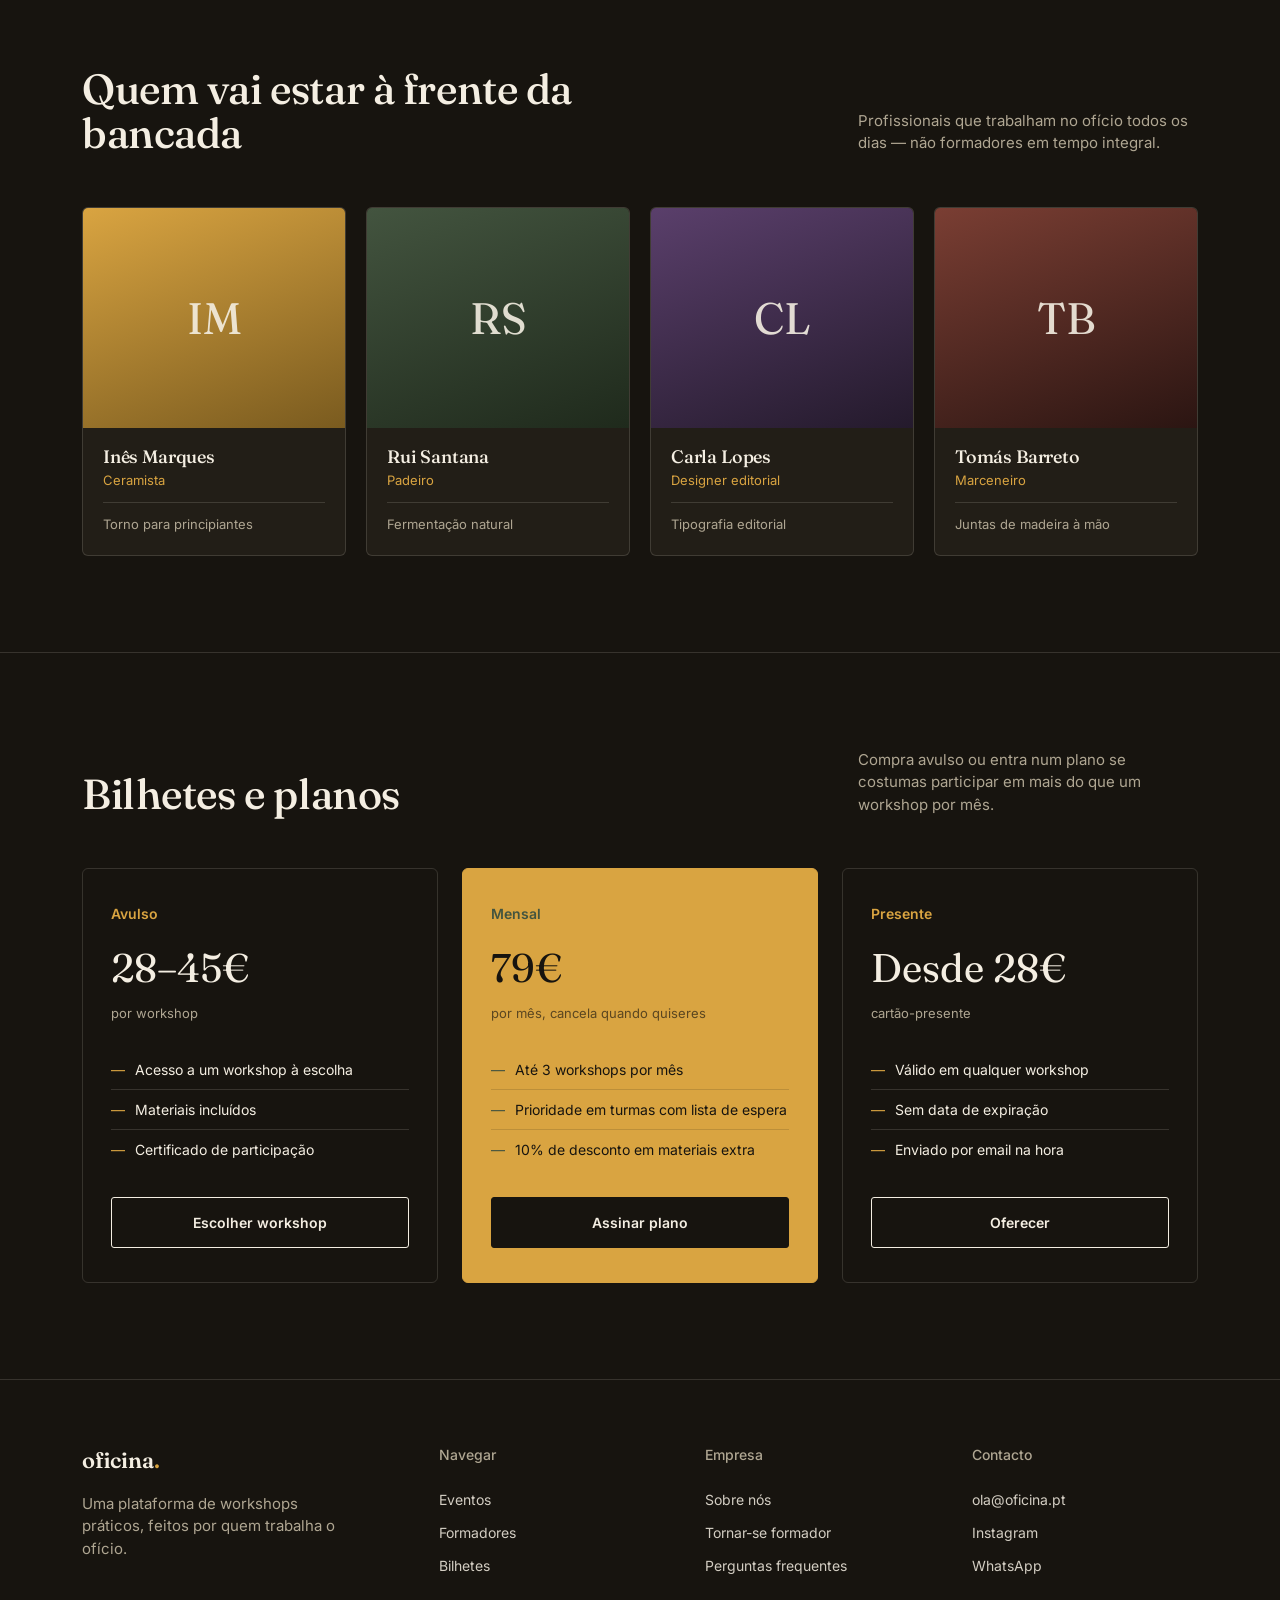
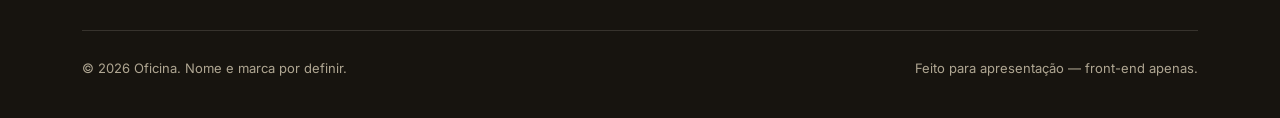
<file: index (2).html>
<!DOCTYPE html>
<html lang="pt-PT">
<head>
<meta charset="UTF-8">
<meta name="viewport" content="width=device-width, initial-scale=1.0">
<title>Workshops — aprende com quem faz</title>
<link rel="preconnect" href="https://fonts.googleapis.com">
<link rel="preconnect" href="https://fonts.gstatic.com" crossorigin>
<link href="https://fonts.googleapis.com/css2?family=Fraunces:ital,opsz,wght@0,9..144,400;0,9..144,500;0,9..144,600;1,9..144,500&family=Inter:wght@400;500;600&display=swap" rel="stylesheet">
<style>
  :root{
    --ink:#17140F;
    --ink-soft:#221E17;
    --paper:#F4EEE2;
    --paper-dim:#E7DFCD;
    --gold:#D9A441;
    --gold-deep:#B9852B;
    --forest:#43543F;
    --line:rgba(244,238,226,0.14);
    --muted:#AFA692;
  }

  *{box-sizing:border-box; margin:0; padding:0;}

  html{scroll-behavior:smooth;}

  body{
    background:var(--ink);
    color:var(--paper);
    font-family:'Inter', sans-serif;
    line-height:1.5;
    -webkit-font-smoothing:antialiased;
  }

  h1,h2,h3, .display{
    font-family:'Fraunces', serif;
    font-weight:500;
    letter-spacing:-0.01em;
    line-height:1.05;
  }

  a{ color:inherit; text-decoration:none; }
  ul{ list-style:none; }
  img{ max-width:100%; display:block; }

  .wrap{
    max-width:1180px;
    margin:0 auto;
    padding:0 32px;
  }

  /* ---------- NAV ---------- */

  header{
    position:sticky; top:0; z-index:50;
    background:rgba(23,20,15,0.86);
    backdrop-filter:blur(10px);
    border-bottom:1px solid var(--line);
  }

  nav{
    display:flex; align-items:center; justify-content:space-between;
    padding:20px 32px;
    max-width:1180px; margin:0 auto;
  }

  .logo{
    font-family:'Fraunces', serif;
    font-size:22px;
    font-weight:600;
  }
  .logo span{ color:var(--gold); }

  .nav-links{
    display:flex; gap:36px;
    font-size:15px;
  }
  .nav-links a{
    opacity:0.82;
    transition:opacity .2s ease;
  }
  .nav-links a:hover{ opacity:1; }

  .nav-cta{
    background:var(--gold);
    color:var(--ink);
    padding:10px 20px;
    border-radius:3px;
    font-size:14px;
    font-weight:600;
    white-space:nowrap;
  }

  .menu-btn{
    display:none;
    background:none; border:none; color:var(--paper);
    font-size:24px; cursor:pointer;
  }

  /* ---------- HERO ---------- */

  .hero{
    position:relative;
    overflow:hidden;
    border-bottom:1px solid var(--line);
  }

  .hero .wrap{
    display:grid;
    grid-template-columns:1.15fr 0.85fr;
    align-items:center;
    gap:40px;
    padding-top:88px;
    padding-bottom:88px;
    min-height:620px;
  }

  .hero-eyebrow{
    display:inline-flex; align-items:center; gap:10px;
    font-size:13px;
    color:var(--gold);
    margin-bottom:22px;
  }
  .hero-eyebrow::before{
    content:"";
    width:7px; height:7px;
    border-radius:50%;
    background:var(--gold);
  }

  .hero h1{
    font-size:clamp(40px, 5.4vw, 66px);
    max-width:640px;
  }

  .hero h1 em{
    font-style:italic;
    color:var(--gold);
  }

  .hero p.lede{
    margin-top:24px;
    font-size:18px;
    color:var(--muted);
    max-width:440px;
  }

  .hero-actions{
    margin-top:38px;
    display:flex; align-items:center; gap:22px;
    flex-wrap:wrap;
  }

  .btn-primary{
    background:var(--gold);
    color:var(--ink);
    padding:15px 28px;
    border-radius:3px;
    font-weight:600;
    font-size:15px;
    border:1px solid var(--gold);
    cursor:pointer;
    transition:background .2s ease, transform .2s ease;
  }
  .btn-primary:hover{ background:var(--gold-deep); }

  .btn-ghost{
    padding:15px 4px;
    font-weight:500;
    font-size:15px;
    border-bottom:1px solid var(--paper);
    opacity:0.85;
  }
  .btn-ghost:hover{ opacity:1; }

  .hero-stats{
    display:flex; gap:34px;
    margin-top:54px;
    padding-top:28px;
    border-top:1px solid var(--line);
    max-width:480px;
  }
  .hero-stats div strong{
    display:block;
    font-family:'Fraunces', serif;
    font-size:26px;
    color:var(--gold);
  }
  .hero-stats div span{
    font-size:13px;
    color:var(--muted);
  }

  /* hero visual: stacked ticket cards */
  .hero-visual{
    position:relative;
    height:480px;
  }
  .ticket-card{
    position:absolute;
    width:300px;
    background:var(--paper);
    color:var(--ink);
    border-radius:6px;
    padding:22px 22px 24px;
    box-shadow:0 30px 60px -20px rgba(0,0,0,0.55);
  }
  .ticket-card .tc-cat{
    font-size:12px;
    color:var(--forest);
    font-weight:600;
    margin-bottom:8px;
  }
  .ticket-card h4{
    font-family:'Fraunces', serif;
    font-size:20px;
    font-weight:500;
    margin-bottom:14px;
  }
  .ticket-card .tc-row{
    display:flex; justify-content:space-between;
    font-size:13px;
    padding-top:14px;
    border-top:1px dashed rgba(23,20,15,0.25);
    color:#5b5548;
  }
  .ticket-card.tc-1{ top:0; right:20px; transform:rotate(-4deg); z-index:2; }
  .ticket-card.tc-2{ top:150px; right:130px; transform:rotate(5deg); z-index:1; }

  /* punched circles on ticket edge */
  .ticket-card::before, .ticket-card::after{
    content:"";
    position:absolute;
    width:20px; height:20px;
    background:var(--ink);
    border-radius:50%;
    top:50%; transform:translateY(-50%);
  }
  .ticket-card::before{ left:-10px; }
  .ticket-card::after{ right:-10px; }

  /* ---------- SECTION HEADS ---------- */

  .section{ padding:96px 0; border-bottom:1px solid var(--line); }
  .section-head{
    display:flex; justify-content:space-between; align-items:flex-end;
    gap:24px;
    margin-bottom:52px;
    flex-wrap:wrap;
  }
  .section-head h2{ font-size:clamp(30px,3.4vw,42px); max-width:520px; }
  .section-head p{ color:var(--muted); max-width:340px; font-size:15px; }

  /* ---------- EVENTS ---------- */

  .events-row{
    display:grid;
    grid-template-columns:repeat(3, 1fr);
    gap:24px;
  }

  .event-card{
    background:var(--ink-soft);
    border:1px solid var(--line);
    border-radius:6px;
    overflow:hidden;
    display:flex; flex-direction:column;
    transition:border-color .2s ease, transform .2s ease;
  }
  .event-card:hover{ border-color:rgba(217,164,65,0.5); }

  .event-thumb{
    height:170px;
    position:relative;
    display:flex; align-items:flex-end;
    padding:16px;
  }
  .event-thumb .date-badge{
    background:var(--paper);
    color:var(--ink);
    padding:6px 12px;
    border-radius:3px;
    font-size:13px;
    font-weight:600;
  }
  .event-body{ padding:22px 22px 24px; flex:1; display:flex; flex-direction:column; }
  .event-tag{ font-size:12px; color:var(--gold); margin-bottom:10px; }
  .event-body h3{ font-size:20px; font-weight:500; margin-bottom:10px; }
  .event-body p{ font-size:14px; color:var(--muted); flex:1; }
  .event-foot{
    display:flex; justify-content:space-between; align-items:center;
    margin-top:20px; padding-top:16px; border-top:1px solid var(--line);
    font-size:14px;
  }
  .event-foot .price{ font-weight:600; color:var(--paper); }
  .event-foot a{ color:var(--gold); font-weight:600; }

  /* thumb gradients, no images needed */
  .thumb-1{ background:linear-gradient(135deg,#3F5442,#232A20); }
  .thumb-2{ background:linear-gradient(135deg,#5A3F22,#26200F); }
  .thumb-3{ background:linear-gradient(135deg,#3A3350,#1D1A26); }

  /* ---------- TEACHERS ---------- */

  .teachers-grid{
    display:grid;
    grid-template-columns:repeat(4, 1fr);
    gap:20px;
  }
  .teacher-card{
    border:1px solid var(--line);
    border-radius:6px;
    overflow:hidden;
    background:var(--ink-soft);
  }
  .teacher-photo{
    height:220px;
    display:flex; align-items:center; justify-content:center;
    font-family:'Fraunces', serif;
    font-size:44px;
    color:rgba(244,238,226,0.9);
  }
  .tp-1{ background:linear-gradient(160deg,#D9A441,#7A5B1F); }
  .tp-2{ background:linear-gradient(160deg,#43543F,#1F2A1C); }
  .tp-3{ background:linear-gradient(160deg,#5A3F6B,#241A2C); }
  .tp-4{ background:linear-gradient(160deg,#7A3E33,#2B1512); }

  .teacher-info{ padding:20px; }
  .teacher-info h3{ font-size:18px; font-weight:500; }
  .teacher-info .role{ font-size:13px; color:var(--gold); margin-top:4px; }
  .teacher-info .workshop{ font-size:13px; color:var(--muted); margin-top:12px; padding-top:12px; border-top:1px solid var(--line); }

  /* ---------- TICKETS / PRODUCTS ---------- */

  .plans-grid{
    display:grid;
    grid-template-columns:repeat(3,1fr);
    gap:24px;
  }
  .plan-card{
    border:1px solid var(--line);
    border-radius:6px;
    padding:34px 28px;
    display:flex; flex-direction:column;
  }
  .plan-card.is-featured{
    background:var(--gold);
    color:var(--ink);
    border-color:var(--gold);
  }
  .plan-name{ font-size:14px; color:var(--gold); font-weight:600; margin-bottom:14px; }
  .plan-card.is-featured .plan-name{ color:var(--forest); }
  .plan-price{ font-family:'Fraunces', serif; font-size:40px; margin-bottom:6px; }
  .plan-unit{ font-size:13px; color:var(--muted); margin-bottom:26px; }
  .plan-card.is-featured .plan-unit{ color:rgba(23,20,15,0.65); }
  .plan-feats{ flex:1; margin-bottom:28px; }
  .plan-feats li{
    font-size:14px; padding:9px 0;
    border-top:1px solid var(--line);
    display:flex; gap:10px;
  }
  .plan-card.is-featured .plan-feats li{ border-top-color:rgba(23,20,15,0.15); }
  .plan-feats li:first-child{ border-top:none; }
  .plan-feats li::before{ content:"—"; color:var(--gold); }
  .plan-card.is-featured .plan-feats li::before{ color:var(--forest); }

  .plan-btn{
    text-align:center;
    padding:14px;
    border-radius:3px;
    font-weight:600;
    font-size:14px;
    border:1px solid var(--paper);
  }
  .plan-card.is-featured .plan-btn{
    background:var(--ink); color:var(--paper); border-color:var(--ink);
  }

  /* ---------- FOOTER ---------- */

  footer{ padding:64px 0 40px; }
  .footer-top{
    display:grid;
    grid-template-columns:1.4fr 1fr 1fr 1fr;
    gap:40px;
    padding-bottom:48px;
    border-bottom:1px solid var(--line);
  }
  .footer-top h4{ font-size:14px; margin-bottom:18px; color:var(--muted); font-weight:500; }
  .footer-top li{ font-size:14px; padding:6px 0; opacity:0.85; }
  .footer-top li a:hover{ color:var(--gold); }
  .footer-lede{ font-size:15px; color:var(--muted); max-width:280px; margin-top:16px; }

  .footer-bottom{
    display:flex; justify-content:space-between;
    padding-top:28px; font-size:13px; color:var(--muted);
    flex-wrap:wrap; gap:12px;
  }

  /* ---------- ENTRANCE MOTION ---------- */

  .hero-eyebrow, .hero h1, .hero p.lede, .hero-actions, .hero-stats, .hero-visual{
    opacity:0;
    animation:rise .7s ease forwards;
  }
  .hero-eyebrow{ animation-delay:.05s; }
  .hero h1{ animation-delay:.15s; }
  .hero p.lede{ animation-delay:.25s; }
  .hero-actions{ animation-delay:.35s; }
  .hero-stats{ animation-delay:.45s; }
  .hero-visual{ animation-delay:.3s; }

  @keyframes rise{
    from{ opacity:0; transform:translateY(14px); }
    to{ opacity:1; transform:translateY(0); }
  }

  @media (prefers-reduced-motion: reduce){
    .hero-eyebrow, .hero h1, .hero p.lede, .hero-actions, .hero-stats, .hero-visual{
      animation:none; opacity:1;
    }
  }

  a:focus-visible, button:focus-visible{
    outline:2px solid var(--gold);
    outline-offset:2px;
  }

  /* ---------- RESPONSIVE ---------- */

  @media (max-width:980px){
    .hero .wrap{ grid-template-columns:1fr; padding-top:56px; padding-bottom:56px; min-height:auto; }
    .hero-visual{ height:360px; margin-top:20px; }
    .ticket-card{ width:250px; }
    .ticket-card.tc-2{ right:60px; }
    .events-row{ grid-template-columns:repeat(2,1fr); }
    .teachers-grid{ grid-template-columns:repeat(2,1fr); }
    .plans-grid{ grid-template-columns:1fr; }
    .footer-top{ grid-template-columns:1fr 1fr; }
  }

  @media (max-width:640px){
    .wrap{ padding:0 20px; }
    .nav-links{ display:none; }
    .menu-btn{ display:block; }
    .nav-cta{ padding:9px 16px; font-size:13px; }
    .events-row{ grid-template-columns:1fr; }
    .teachers-grid{ grid-template-columns:1fr 1fr; gap:14px; }
    .teacher-photo{ height:160px; font-size:32px; }
    .footer-top{ grid-template-columns:1fr; gap:28px; }
    .section{ padding:64px 0; }
  }
</style>
</head>
<body>

<header>
  <nav>
    <a href="#" class="logo">oficina<span>.</span></a>
    <ul class="nav-links">
      <li><a href="#eventos">Eventos</a></li>
      <li><a href="#formadores">Formadores</a></li>
      <li><a href="#bilhetes">Bilhetes</a></li>
      <li><a href="#contacto">Contacto</a></li>
    </ul>
    <a href="#bilhetes" class="nav-cta">Comprar bilhete</a>
    <button class="menu-btn" aria-label="Abrir menu">☰</button>
  </nav>
</header>

<section class="hero">
  <div class="wrap">
    <div>
      <div class="hero-eyebrow">Inscrições abertas para outubro</div>
      <h1>Aprende com quem <em>faz</em>, não com quem só ensina.</h1>
      <p class="lede">Workshops práticos de meio-dia com profissionais em atividade — design, cerâmica, cozinha, marcenaria e mais. Turmas pequenas, mãos na massa.</p>
      <div class="hero-actions">
        <button class="btn-primary">Ver próximos workshops</button>
        <a href="#formadores" class="btn-ghost">Conhecer os formadores</a>
      </div>
      <div class="hero-stats">
        <div><strong>32</strong><span>workshops por ano</span></div>
        <div><strong>18</strong><span>formadores ativos</span></div>
        <div><strong>4.9</strong><span>avaliação média</span></div>
      </div>
    </div>
    <div class="hero-visual">
      <div class="ticket-card tc-2">
        <div class="tc-cat">Cerâmica</div>
        <h4>Torno para principiantes</h4>
        <div class="tc-row"><span>12 out · 14h–18h</span><span>35€</span></div>
      </div>
      <div class="ticket-card tc-1">
        <div class="tc-cat">Design</div>
        <h4>Tipografia editorial</h4>
        <div class="tc-row"><span>19 out · 10h–13h</span><span>28€</span></div>
      </div>
    </div>
  </div>
</section>

<section class="section" id="eventos">
  <div class="wrap">
    <div class="section-head">
      <h2>Os próximos workshops</h2>
      <p>Lugares limitados por turma — normalmente esgotam entre 5 a 10 dias antes.</p>
    </div>
    <div class="events-row">
      <div class="event-card">
        <div class="event-thumb thumb-1"><span class="date-badge">12 OUT</span></div>
        <div class="event-body">
          <div class="event-tag">Cerâmica</div>
          <h3>Torno para principiantes</h3>
          <p>Introdução à modelação em torno elétrico, do bloco de barro à primeira peça acabada.</p>
          <div class="event-foot">
            <span class="price">35€</span>
            <a href="#">Reservar lugar</a>
          </div>
        </div>
      </div>
      <div class="event-card">
        <div class="event-thumb thumb-2"><span class="date-badge">19 OUT</span></div>
        <div class="event-body">
          <div class="event-tag">Culinária</div>
          <h3>Fermentação e pão de fermento natural</h3>
          <p>Como criar e manter uma massa-mãe, e a bater um pão de fermentação longa em casa.</p>
          <div class="event-foot">
            <span class="price">42€</span>
            <a href="#">Reservar lugar</a>
          </div>
        </div>
      </div>
      <div class="event-card">
        <div class="event-thumb thumb-3"><span class="date-badge">26 OUT</span></div>
        <div class="event-body">
          <div class="event-tag">Design</div>
          <h3>Tipografia editorial</h3>
          <p>Princípios de composição e hierarquia para quem já desenha mas quer refinar o olho.</p>
          <div class="event-foot">
            <span class="price">28€</span>
            <a href="#">Reservar lugar</a>
          </div>
        </div>
      </div>
    </div>
  </div>
</section>

<section class="section" id="formadores">
  <div class="wrap">
    <div class="section-head">
      <h2>Quem vai estar à frente da bancada</h2>
      <p>Profissionais que trabalham no ofício todos os dias — não formadores em tempo integral.</p>
    </div>
    <div class="teachers-grid">
      <div class="teacher-card">
        <div class="teacher-photo tp-1">IM</div>
        <div class="teacher-info">
          <h3>Inês Marques</h3>
          <div class="role">Ceramista</div>
          <div class="workshop">Torno para principiantes</div>
        </div>
      </div>
      <div class="teacher-card">
        <div class="teacher-photo tp-2">RS</div>
        <div class="teacher-info">
          <h3>Rui Santana</h3>
          <div class="role">Padeiro</div>
          <div class="workshop">Fermentação natural</div>
        </div>
      </div>
      <div class="teacher-card">
        <div class="teacher-photo tp-3">CL</div>
        <div class="teacher-info">
          <h3>Carla Lopes</h3>
          <div class="role">Designer editorial</div>
          <div class="workshop">Tipografia editorial</div>
        </div>
      </div>
      <div class="teacher-card">
        <div class="teacher-photo tp-4">TB</div>
        <div class="teacher-info">
          <h3>Tomás Barreto</h3>
          <div class="role">Marceneiro</div>
          <div class="workshop">Juntas de madeira à mão</div>
        </div>
      </div>
    </div>
  </div>
</section>

<section class="section" id="bilhetes">
  <div class="wrap">
    <div class="section-head">
      <h2>Bilhetes e planos</h2>
      <p>Compra avulso ou entra num plano se costumas participar em mais do que um workshop por mês.</p>
    </div>
    <div class="plans-grid">
      <div class="plan-card">
        <div class="plan-name">Avulso</div>
        <div class="plan-price">28–45€</div>
        <div class="plan-unit">por workshop</div>
        <ul class="plan-feats">
          <li>Acesso a um workshop à escolha</li>
          <li>Materiais incluídos</li>
          <li>Certificado de participação</li>
        </ul>
        <a href="#" class="plan-btn">Escolher workshop</a>
      </div>
      <div class="plan-card is-featured">
        <div class="plan-name">Mensal</div>
        <div class="plan-price">79€</div>
        <div class="plan-unit">por mês, cancela quando quiseres</div>
        <ul class="plan-feats">
          <li>Até 3 workshops por mês</li>
          <li>Prioridade em turmas com lista de espera</li>
          <li>10% de desconto em materiais extra</li>
        </ul>
        <a href="#" class="plan-btn">Assinar plano</a>
      </div>
      <div class="plan-card">
        <div class="plan-name">Presente</div>
        <div class="plan-price">Desde 28€</div>
        <div class="plan-unit">cartão-presente</div>
        <ul class="plan-feats">
          <li>Válido em qualquer workshop</li>
          <li>Sem data de expiração</li>
          <li>Enviado por email na hora</li>
        </ul>
        <a href="#" class="plan-btn">Oferecer</a>
      </div>
    </div>
  </div>
</section>

<footer id="contacto">
  <div class="wrap">
    <div class="footer-top">
      <div>
        <a href="#" class="logo">oficina<span>.</span></a>
        <p class="footer-lede">Uma plataforma de workshops práticos, feitos por quem trabalha o ofício.</p>
      </div>
      <div>
        <h4>Navegar</h4>
        <ul>
          <li><a href="#eventos">Eventos</a></li>
          <li><a href="#formadores">Formadores</a></li>
          <li><a href="#bilhetes">Bilhetes</a></li>
        </ul>
      </div>
      <div>
        <h4>Empresa</h4>
        <ul>
          <li><a href="#">Sobre nós</a></li>
          <li><a href="#">Tornar-se formador</a></li>
          <li><a href="#">Perguntas frequentes</a></li>
        </ul>
      </div>
      <div>
        <h4>Contacto</h4>
        <ul>
          <li><a href="mailto:ola@oficina.pt">ola@oficina.pt</a></li>
          <li><a href="#">Instagram</a></li>
          <li><a href="#">WhatsApp</a></li>
        </ul>
      </div>
    </div>
    <div class="footer-bottom">
      <span>© 2026 Oficina. Nome e marca por definir.</span>
      <span>Feito para apresentação — front-end apenas.</span>
    </div>
  </div>
</footer>

<script>
  document.querySelector('.menu-btn').addEventListener('click', () => {
    document.querySelector('.nav-links').classList.toggle('is-open');
  });
</script>

</body>
</html>
</file>
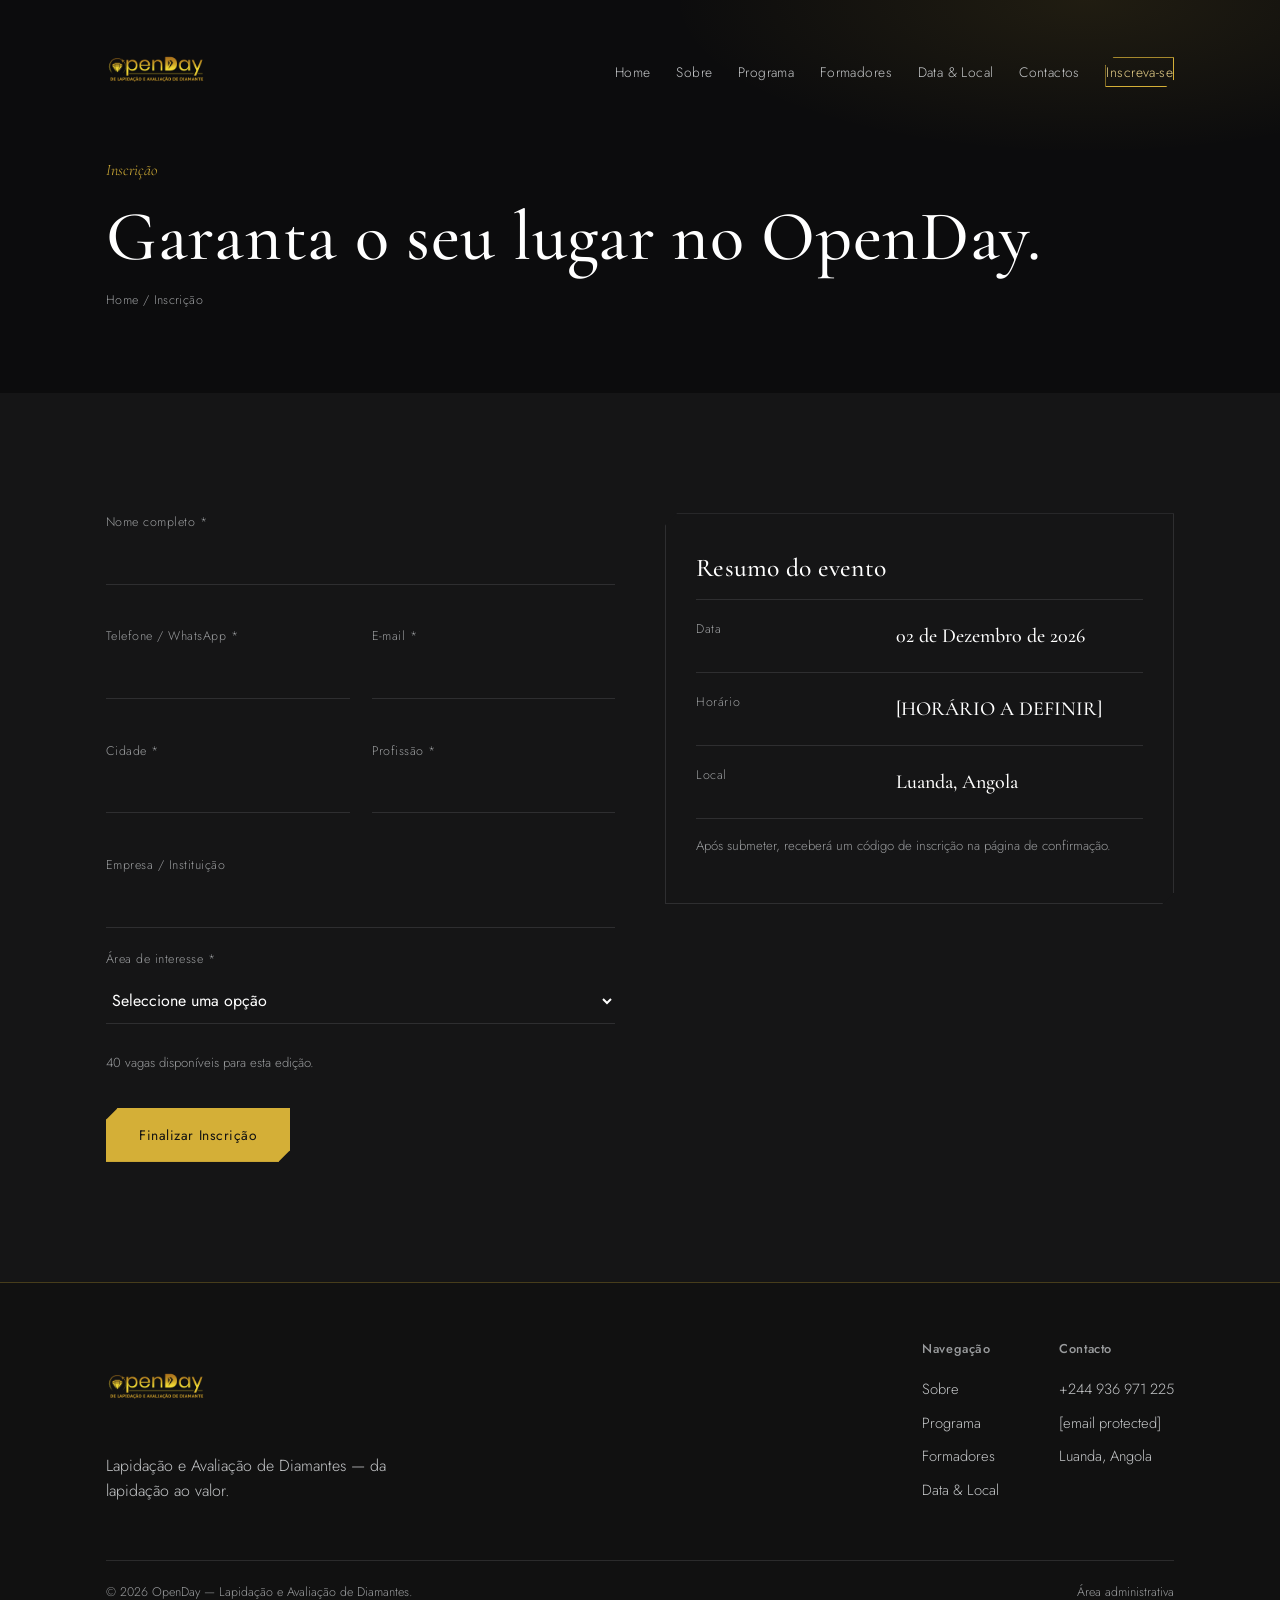
<file: inscricao.html>
<!DOCTYPE html>
<html lang="pt-AO">
<head>
<meta charset="UTF-8">
<meta name="viewport" content="width=device-width, initial-scale=1">
<title>Inscrição — OpenDay</title>
<meta name="description" content="Inscreva-se no OpenDay — Lapidação e Avaliação de Diamantes.">
<link rel="icon" href="data:image/svg+xml,<svg xmlns=%22http://www.w3.org/2000/svg%22 viewBox=%220 0 48 48%22><path d=%22M9 16L24 6L39 16L24 42L9 16Z%22 fill=%22%23D4AF37%22/></svg>">
<link rel="stylesheet" href="css/style.css">
</head>
<body>
<header class="site-header">
  <div class="wrap">
    <a href="index.html" class="brand">
      <img src="assets/logo.png" alt="OpenDay — Lapidação e Avaliação de Diamantes" class="logo-img">
    </a>
    <nav>
      <ul class="nav-list">
        <li><a href="index.html">Home</a></li>
        <li><a href="sobre.html">Sobre</a></li>
        <li><a href="programa.html">Programa</a></li>
        <li><a href="formadores.html">Formadores</a></li>
        <li><a href="data-local.html">Data &amp; Local</a></li>
        <li><a href="contactos.html">Contactos</a></li>
        <li><a href="inscricao.html" class="nav-cta">Inscreva-se</a></li>
      </ul>
    </nav>
    <button class="nav-toggle" aria-label="Abrir menu"><span></span><span></span><span></span></button>
  </div>
</header>
<main>
  <section class="page-hero">
    <div class="wrap">
      <span class="tag">Inscrição</span>
      <h1>Garanta o seu lugar no OpenDay.</h1>
      <p class="breadcrumb"><a href="index.html">Home</a> / Inscrição</p>
    </div>
  </section>

  <section class="section-alt">
    <div class="wrap">
      <div class="grid grid-2" style="align-items:start;gap:50px;">
        <form id="form-inscricao" class="reveal" novalidate>
          <div class="form-grid">
            <div class="field full">
              <label for="nome">Nome completo *</label>
              <input type="text" id="nome" name="nome" required autocomplete="name">
              <span class="field-error" data-error-for="nome"></span>
            </div>
            <div class="field">
              <label for="telefone">Telefone / WhatsApp *</label>
              <input type="tel" id="telefone" name="telefone" required autocomplete="tel">
              <span class="field-error" data-error-for="telefone"></span>
            </div>
            <div class="field">
              <label for="email">E-mail *</label>
              <input type="email" id="email" name="email" required autocomplete="email">
              <span class="field-error" data-error-for="email"></span>
            </div>
            <div class="field">
              <label for="cidade">Cidade *</label>
              <input type="text" id="cidade" name="cidade" required autocomplete="address-level2">
              <span class="field-error" data-error-for="cidade"></span>
            </div>
            <div class="field">
              <label for="profissao">Profissão *</label>
              <input type="text" id="profissao" name="profissao" required>
              <span class="field-error" data-error-for="profissao"></span>
            </div>
            <div class="field full">
              <label for="empresa">Empresa / Instituição</label>
              <input type="text" id="empresa" name="empresa">
            </div>
            <div class="field full">
              <label for="interesse">Área de interesse *</label>
              <select id="interesse" name="interesse" required>
                <option value="">Seleccione uma opção</option>
                <option value="Joalheria">Joalheria</option>
                <option value="Avaliação / Gemologia">Avaliação / Gemologia</option>
                <option value="Lapidação">Lapidação</option>
                <option value="Investimento">Investimento</option>
                <option value="Estudante">Estudante</option>
                <option value="Outro">Outro</option>
              </select>
              <span class="field-error" data-error-for="interesse"></span>
            </div>
          </div>

          <p class="form-note" id="vagas-note"><span data-vagas-disponiveis>—</span> vagas disponíveis para esta edição.</p>

          <button type="submit" class="btn btn-gold" id="btn-submit" style="margin-top:22px;">Finalizar Inscrição</button>
        </form>

        <div class="panel reveal">
          <h3 style="margin-bottom:10px;">Resumo do evento</h3>
          <div class="info-list" style="margin-top:8px;">
            <div class="info-row"><span>Data</span><strong data-evento="data">—</strong></div>
            <div class="info-row"><span>Horário</span><strong data-evento="horario">—</strong></div>
            <div class="info-row"><span>Local</span><strong data-evento="local">—</strong></div>
          </div>
          <p class="form-note" style="margin-top:16px;">Após submeter, receberá um código de inscrição na página de confirmação.</p>
        </div>
      </div>
    </div>
  </section>
</main>
<footer class="site-footer">
  <div class="wrap">
    <div class="footer-top">
      <div>
        <a href="index.html" class="brand">
          <img src="assets/logo.png" alt="OpenDay — Lapidação e Avaliação de Diamantes" class="logo-img">
        </a>
        <p style="max-width:34ch;margin-top:14px;">Lapidação e Avaliação de Diamantes — da lapidação ao valor.</p>
      </div>
      <div class="footer-cols">
        <div class="footer-col">
          <h4>Navegação</h4>
          <a href="sobre.html">Sobre</a>
          <a href="programa.html">Programa</a>
          <a href="formadores.html">Formadores</a>
          <a href="data-local.html">Data &amp; Local</a>
        </div>
        <div class="footer-col">
          <h4>Contacto</h4>
          <a data-contacto="whatsapp" data-contacto-text href="#">WhatsApp</a>
          <a data-contacto="email" data-contacto-text href="#">E-mail</a>
          <span data-evento="local">Local</span>
        </div>
      </div>
    </div>
    <div class="footer-bottom">
      <span>© 2026 OpenDay — Lapidação e Avaliação de Diamantes.</span>
      <a href="admin.html">Área administrativa</a>
    </div>
  </div>
</footer>

<script src="js/data.js"></script>
<script src="js/main.js"></script>
<script src="js/inscricao.js"></script>
</body>
</html>
</file>
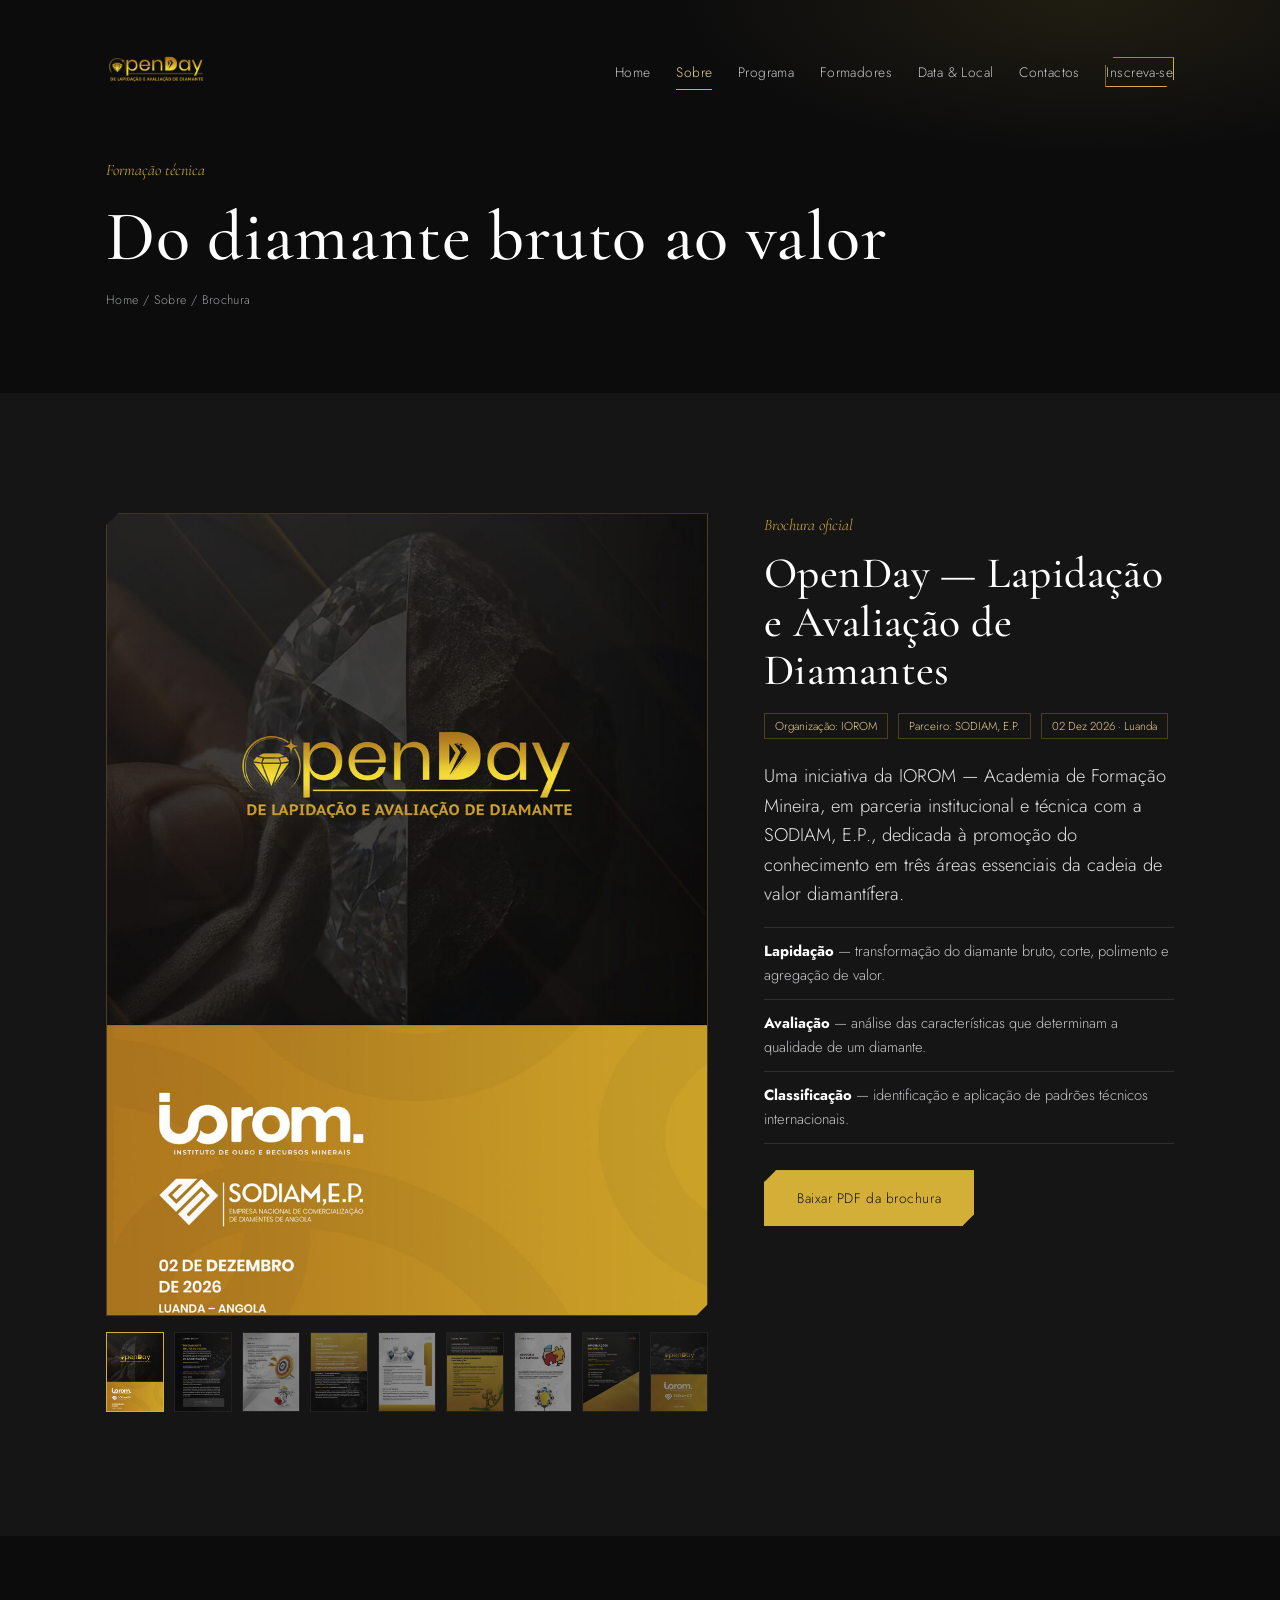
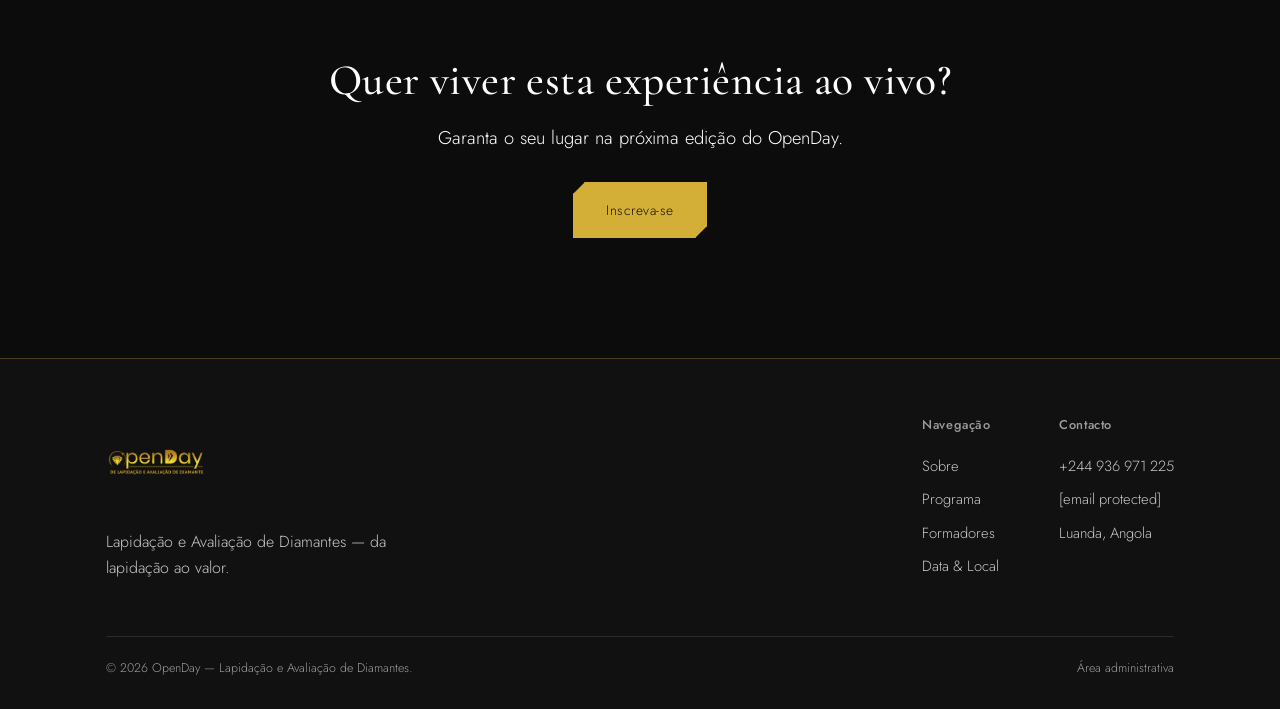
<file: produto-brochura.html>
<!DOCTYPE html>
<html lang="pt-AO">
<head>
<meta charset="UTF-8">
<meta name="viewport" content="width=device-width, initial-scale=1">
<title>Brochura — Formação Técnica — OpenDay</title>
<meta name="description" content="Conheça a brochura da formação técnica do OpenDay: lapidação, avaliação e classificação de diamantes. Descarregue o PDF completo.">
<link rel="icon" href="data:image/svg+xml,<svg xmlns=%22http://www.w3.org/2000/svg%22 viewBox=%220 0 48 48%22><path d=%22M9 16L24 6L39 16L24 42L9 16Z%22 fill=%22%23D4AF37%22/></svg>">
<link rel="stylesheet" href="css/style.css">
</head>
<body>
<header class="site-header">
  <div class="wrap">
    <a href="index.html" class="brand">
      <img src="assets/logo.png" alt="OpenDay — Lapidação e Avaliação de Diamantes" class="logo-img">
    </a>
    <nav>
      <ul class="nav-list">
        <li><a href="index.html">Home</a></li>
        <li><a href="sobre.html" class="active">Sobre</a></li>
        <li><a href="programa.html">Programa</a></li>
        <li><a href="formadores.html">Formadores</a></li>
        <li><a href="data-local.html">Data &amp; Local</a></li>
        <li><a href="contactos.html">Contactos</a></li>
        <li><a href="inscricao.html" class="nav-cta">Inscreva-se</a></li>
      </ul>
    </nav>
    <button class="nav-toggle" aria-label="Abrir menu"><span></span><span></span><span></span></button>
  </div>
</header>

<main>
  <section class="page-hero">
    <div class="wrap">
      <span class="tag">Formação técnica</span>
      <h1>Do diamante bruto ao valor</h1>
      <p class="breadcrumb"><a href="index.html">Home</a> / <a href="sobre.html">Sobre</a> / Brochura</p>
    </div>
  </section>

  <section class="section-alt">
    <div class="wrap gallery-shell">
      <div class="reveal">
        <div class="gallery-main">
          <img src="assets/brochura/page-1.jpg" alt="Brochura OpenDay — página 1" id="gallery-main-img">
        </div>
        <div class="gallery-thumbs" id="gallery-thumbs">
          <button class="active" data-full="assets/brochura/page-1.jpg"><img src="assets/brochura/thumb-1.jpg" alt="Página 1"></button>
          <button data-full="assets/brochura/page-2.jpg"><img src="assets/brochura/thumb-2.jpg" alt="Página 2"></button>
          <button data-full="assets/brochura/page-3.jpg"><img src="assets/brochura/thumb-3.jpg" alt="Página 3"></button>
          <button data-full="assets/brochura/page-4.jpg"><img src="assets/brochura/thumb-4.jpg" alt="Página 4"></button>
          <button data-full="assets/brochura/page-5.jpg"><img src="assets/brochura/thumb-5.jpg" alt="Página 5"></button>
          <button data-full="assets/brochura/page-6.jpg"><img src="assets/brochura/thumb-6.jpg" alt="Página 6"></button>
          <button data-full="assets/brochura/page-7.jpg"><img src="assets/brochura/thumb-7.jpg" alt="Página 7"></button>
          <button data-full="assets/brochura/page-8.jpg"><img src="assets/brochura/thumb-8.jpg" alt="Página 8"></button>
          <button data-full="assets/brochura/page-9.jpg"><img src="assets/brochura/thumb-9.jpg" alt="Página 9"></button>
        </div>
      </div>

      <div class="product-info reveal">
        <span class="tag">Brochura oficial</span>
        <h2>OpenDay — Lapidação e Avaliação de Diamantes</h2>
        <div class="meta-line">
          <span class="pill">Organização: IOROM</span>
          <span class="pill">Parceiro: SODIAM, E.P.</span>
          <span class="pill">02 Dez 2026 · Luanda</span>
        </div>
        <p class="lede">Uma iniciativa da IOROM — Academia de Formação Mineira, em parceria institucional e técnica com a SODIAM, E.P., dedicada à promoção do conhecimento em três áreas essenciais da cadeia de valor diamantífera.</p>
        <ul>
          <li><strong style="color:var(--diamond-white);">Lapidação</strong> — transformação do diamante bruto, corte, polimento e agregação de valor.</li>
          <li><strong style="color:var(--diamond-white);">Avaliação</strong> — análise das características que determinam a qualidade de um diamante.</li>
          <li><strong style="color:var(--diamond-white);">Classificação</strong> — identificação e aplicação de padrões técnicos internacionais.</li>
        </ul>
        <a href="assets/brochura/BROCHURA-OPENDAY.pdf" class="btn btn-gold" download>Baixar PDF da brochura</a>
      </div>
    </div>
  </section>

  <section>
    <div class="wrap" style="text-align:center;">
      <h2 class="reveal">Quer viver esta experiência ao vivo?</h2>
      <p class="lede reveal" style="margin:18px auto 30px;">Garanta o seu lugar na próxima edição do OpenDay.</p>
      <a href="inscricao.html" class="btn btn-gold reveal">Inscreva-se</a>
    </div>
  </section>
</main>

<footer class="site-footer">
  <div class="wrap">
    <div class="footer-top">
      <div>
        <a href="index.html" class="brand">
          <img src="assets/logo.png" alt="OpenDay — Lapidação e Avaliação de Diamantes" class="logo-img">
        </a>
        <p style="max-width:34ch;margin-top:14px;">Lapidação e Avaliação de Diamantes — da lapidação ao valor.</p>
      </div>
      <div class="footer-cols">
        <div class="footer-col">
          <h4>Navegação</h4>
          <a href="sobre.html">Sobre</a>
          <a href="programa.html">Programa</a>
          <a href="formadores.html">Formadores</a>
          <a href="data-local.html">Data &amp; Local</a>
        </div>
        <div class="footer-col">
          <h4>Contacto</h4>
          <a data-contacto="whatsapp" data-contacto-text href="#">WhatsApp</a>
          <a data-contacto="email" data-contacto-text href="#">E-mail</a>
          <span data-evento="local">Local</span>
        </div>
      </div>
    </div>
    <div class="footer-bottom">
      <span>© 2026 OpenDay — Lapidação e Avaliação de Diamantes.</span>
      <a href="admin.html">Área administrativa</a>
    </div>
  </div>
</footer>

<script src="js/data.js"></script>
<script src="js/main.js"></script>
<script src="js/produto.js"></script>
</body>
</html>
</file>
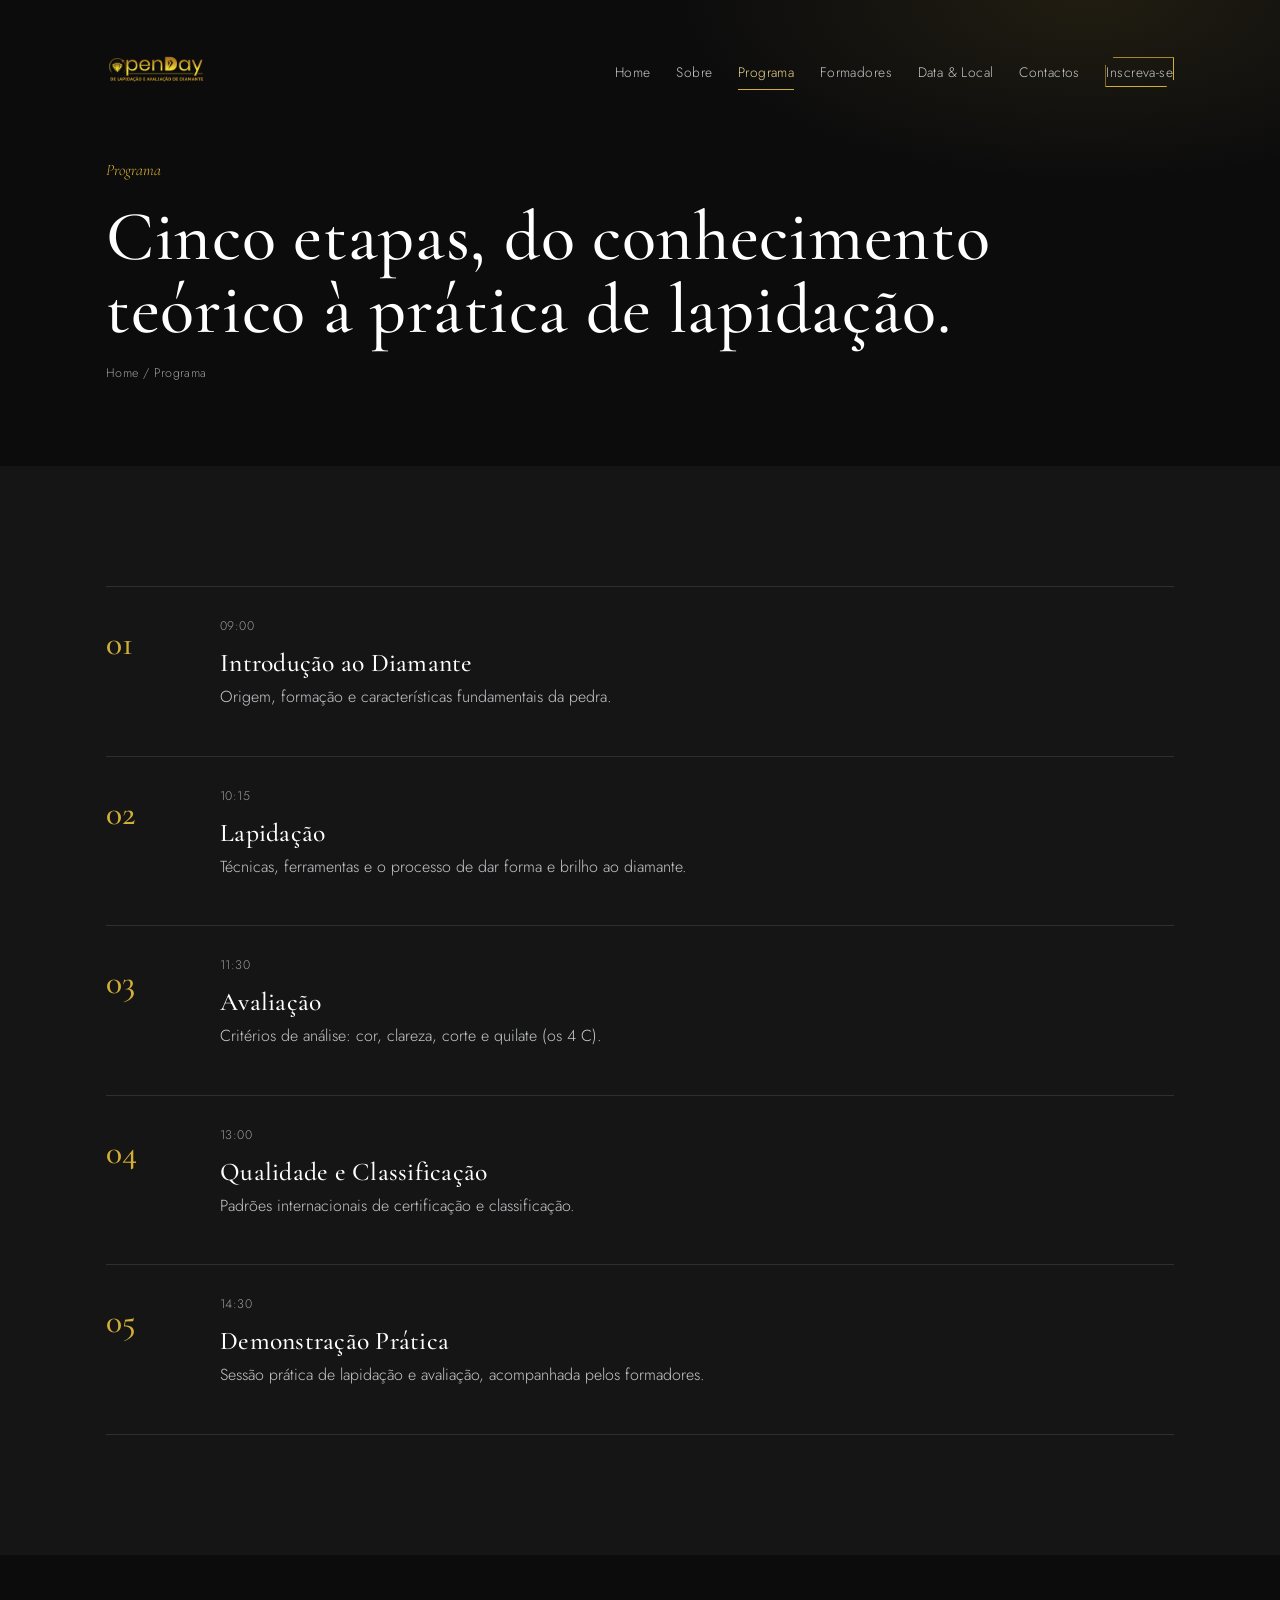
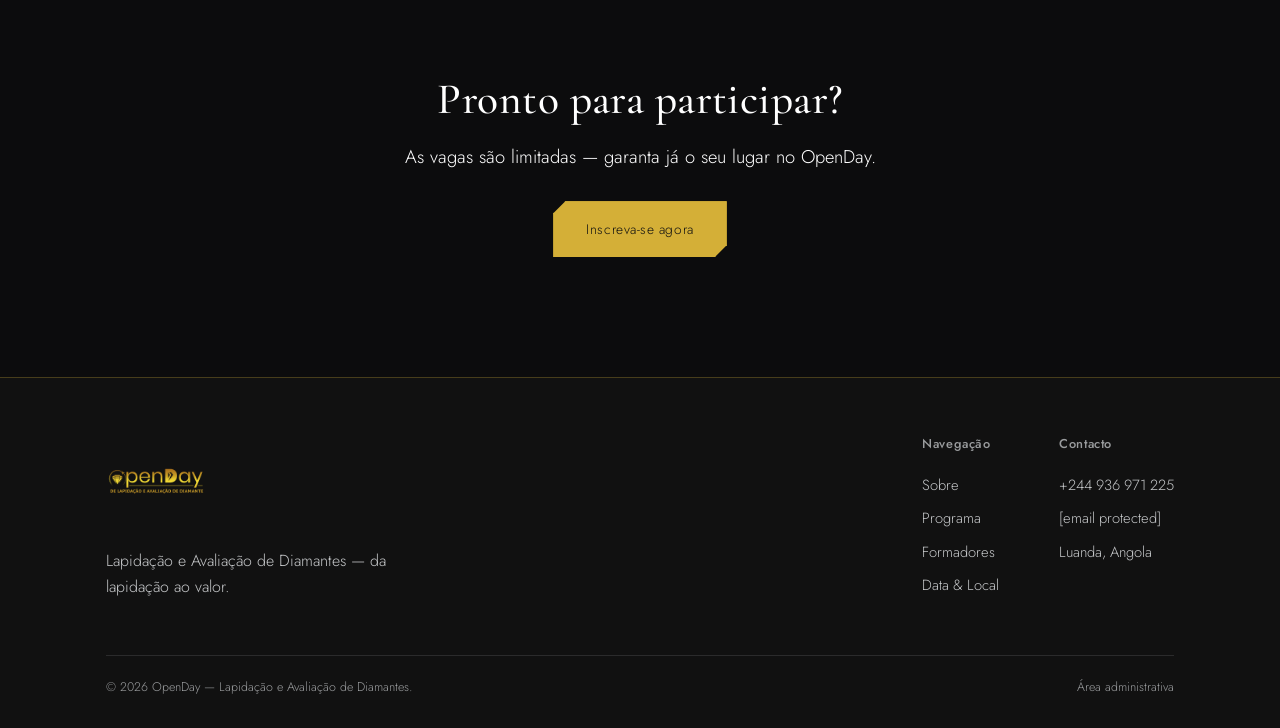
<file: programa.html>
<!DOCTYPE html>
<html lang="pt-AO">
<head>
<meta charset="UTF-8">
<meta name="viewport" content="width=device-width, initial-scale=1">
<title>Programa — OpenDay</title>
<meta name="description" content="Programa completo do OpenDay: introdução ao diamante, lapidação, avaliação, classificação e demonstração prática.">
<link rel="icon" href="data:image/svg+xml,<svg xmlns=%22http://www.w3.org/2000/svg%22 viewBox=%220 0 48 48%22><path d=%22M9 16L24 6L39 16L24 42L9 16Z%22 fill=%22%23D4AF37%22/></svg>">
<link rel="stylesheet" href="css/style.css">
</head>
<body>
<header class="site-header">
  <div class="wrap">
    <a href="index.html" class="brand">
      <img src="assets/logo.png" alt="OpenDay — Lapidação e Avaliação de Diamantes" class="logo-img">
    </a>
    <nav>
      <ul class="nav-list">
        <li><a href="index.html">Home</a></li>
        <li><a href="sobre.html">Sobre</a></li>
        <li><a href="programa.html">Programa</a></li>
        <li><a href="formadores.html">Formadores</a></li>
        <li><a href="data-local.html">Data &amp; Local</a></li>
        <li><a href="contactos.html">Contactos</a></li>
        <li><a href="inscricao.html" class="nav-cta">Inscreva-se</a></li>
      </ul>
    </nav>
    <button class="nav-toggle" aria-label="Abrir menu"><span></span><span></span><span></span></button>
  </div>
</header>
<main>
  <section class="page-hero">
    <div class="wrap">
      <span class="tag">Programa</span>
      <h1>Cinco etapas, do conhecimento teórico à prática de lapidação.</h1>
      <p class="breadcrumb"><a href="index.html">Home</a> / Programa</p>
    </div>
  </section>

  <section class="section-alt">
    <div class="wrap">
      <div class="program-list" data-programa-list></div>
    </div>
  </section>

  <section>
    <div class="wrap" style="text-align:center;">
      <h2 class="reveal">Pronto para participar?</h2>
      <p class="lede reveal" style="margin:18px auto 30px;">As vagas são limitadas — garanta já o seu lugar no OpenDay.</p>
      <a href="inscricao.html" class="btn btn-gold reveal">Inscreva-se agora</a>
    </div>
  </section>
</main>
<footer class="site-footer">
  <div class="wrap">
    <div class="footer-top">
      <div>
        <a href="index.html" class="brand">
          <img src="assets/logo.png" alt="OpenDay — Lapidação e Avaliação de Diamantes" class="logo-img">
        </a>
        <p style="max-width:34ch;margin-top:14px;">Lapidação e Avaliação de Diamantes — da lapidação ao valor.</p>
      </div>
      <div class="footer-cols">
        <div class="footer-col">
          <h4>Navegação</h4>
          <a href="sobre.html">Sobre</a>
          <a href="programa.html">Programa</a>
          <a href="formadores.html">Formadores</a>
          <a href="data-local.html">Data &amp; Local</a>
        </div>
        <div class="footer-col">
          <h4>Contacto</h4>
          <a data-contacto="whatsapp" data-contacto-text href="#">WhatsApp</a>
          <a data-contacto="email" data-contacto-text href="#">E-mail</a>
          <span data-evento="local">Local</span>
        </div>
      </div>
    </div>
    <div class="footer-bottom">
      <span>© 2026 OpenDay — Lapidação e Avaliação de Diamantes.</span>
      <a href="admin.html">Área administrativa</a>
    </div>
  </div>
</footer>

<script src="js/data.js"></script>
<script src="js/main.js"></script>
</body>
</html>
</file>
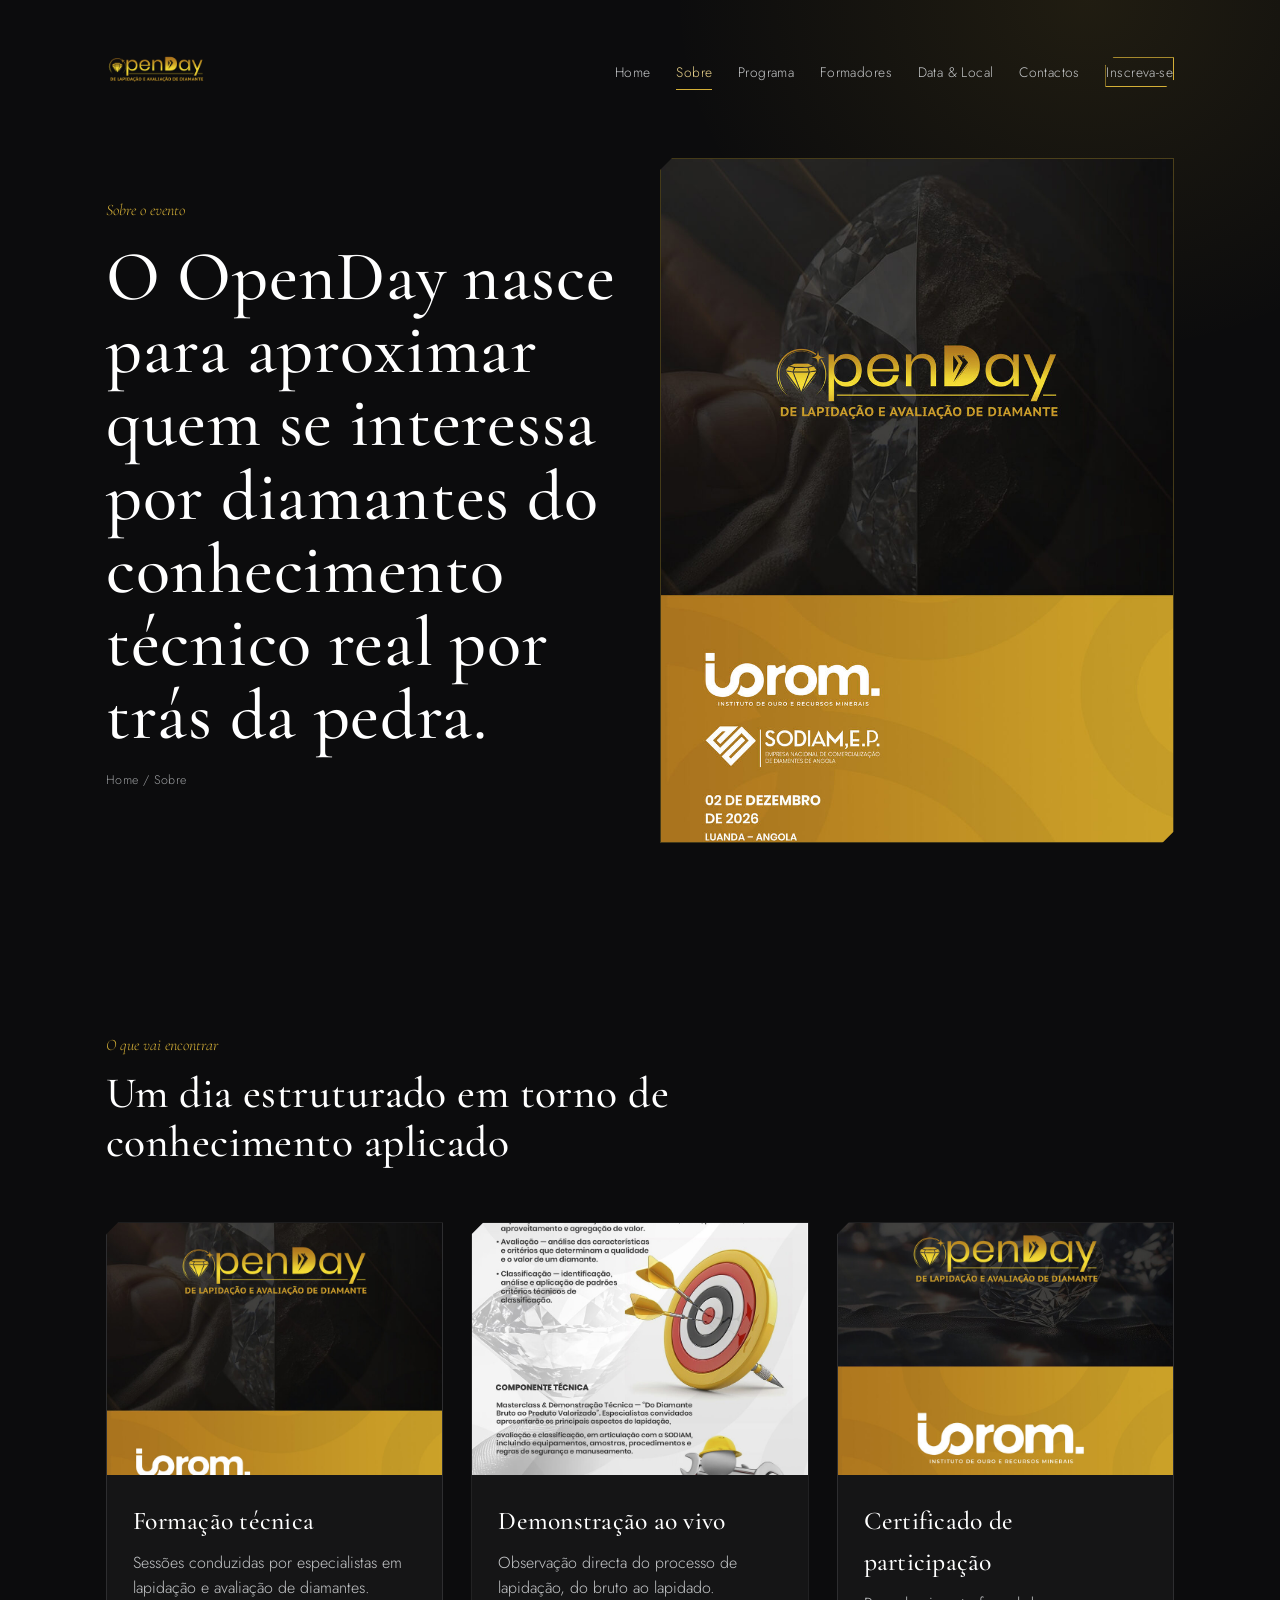
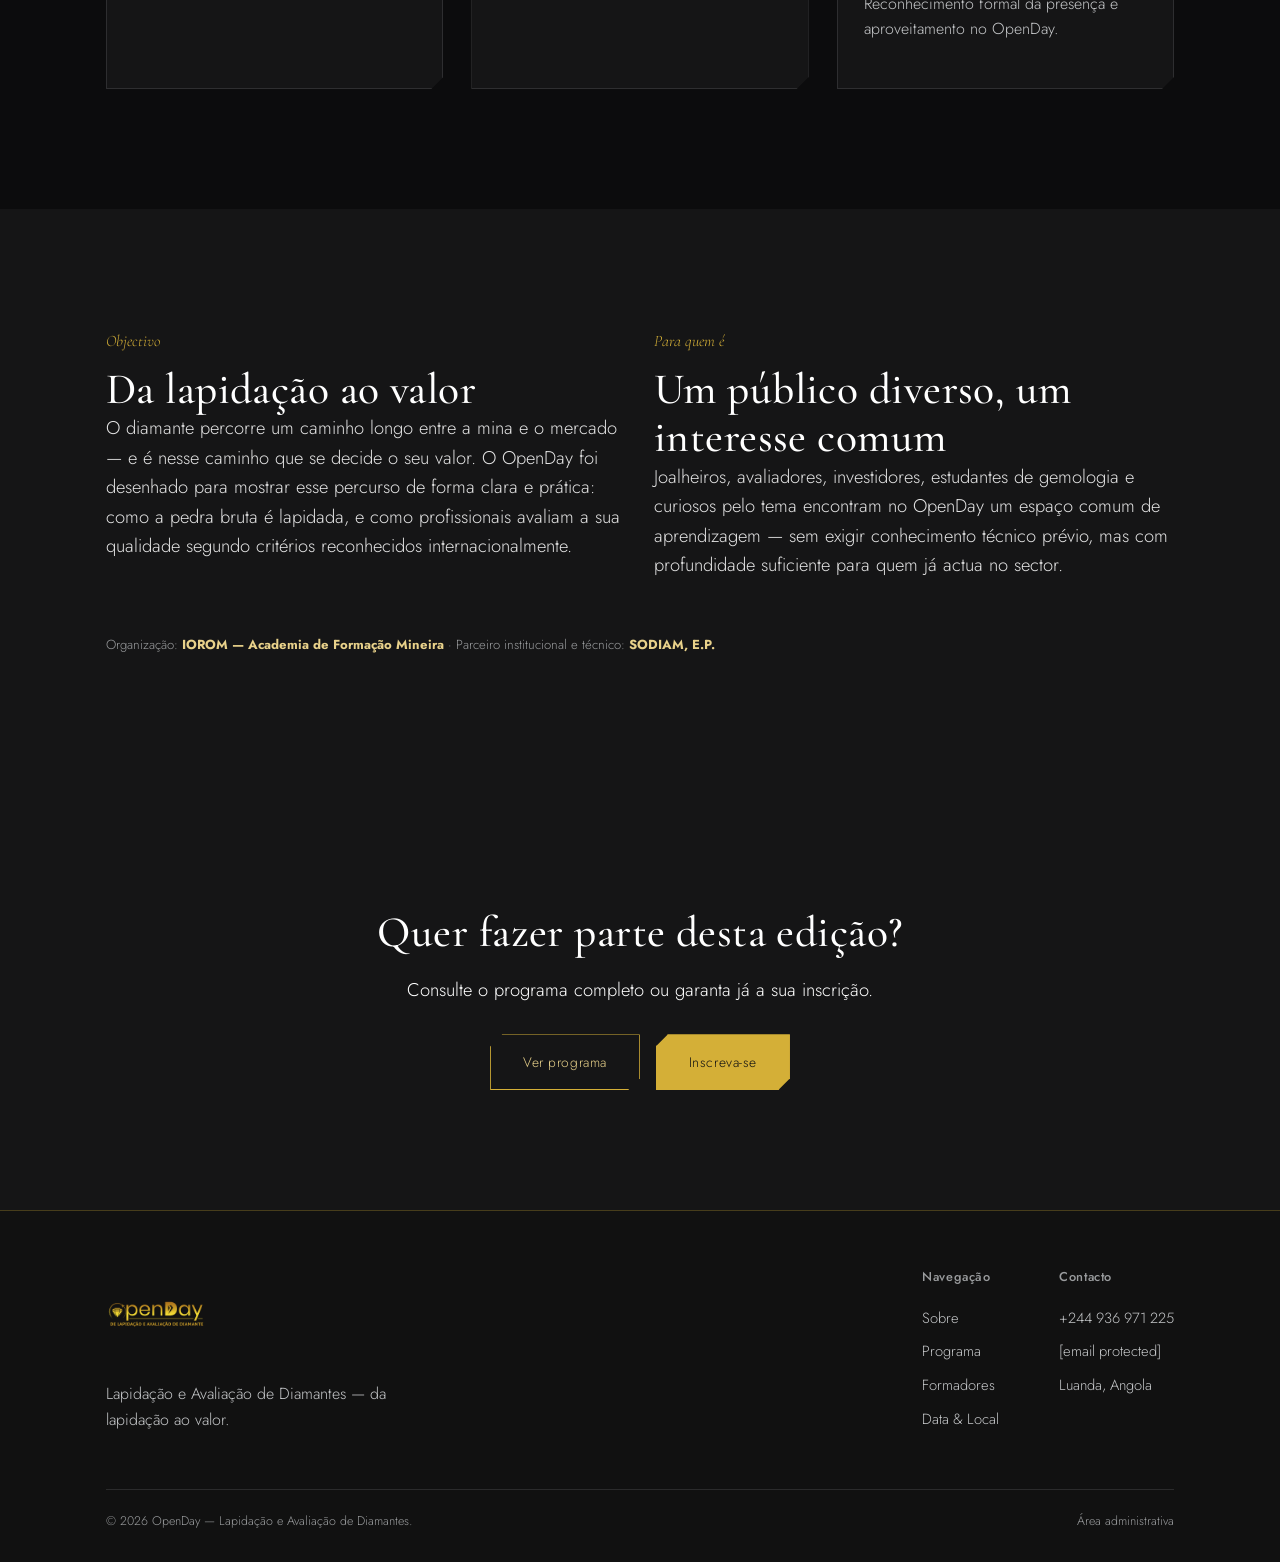
<file: sobre.html>
<!DOCTYPE html>
<html lang="pt-AO">
<head>
<meta charset="UTF-8">
<meta name="viewport" content="width=device-width, initial-scale=1">
<title>Sobre — OpenDay</title>
<meta name="description" content="Conheça o objectivo do OpenDay: Lapidação e Avaliação de Diamantes.">
<link rel="icon" href="data:image/svg+xml,<svg xmlns=%22http://www.w3.org/2000/svg%22 viewBox=%220 0 48 48%22><path d=%22M9 16L24 6L39 16L24 42L9 16Z%22 fill=%22%23D4AF37%22/></svg>">
<link rel="stylesheet" href="css/style.css">
</head>
<body>
<header class="site-header">
  <div class="wrap">
    <a href="index.html" class="brand">
      <img src="assets/logo.png" alt="OpenDay — Lapidação e Avaliação de Diamantes" class="logo-img">
    </a>
    <nav>
      <ul class="nav-list">
        <li><a href="index.html">Home</a></li>
        <li><a href="sobre.html">Sobre</a></li>
        <li><a href="programa.html">Programa</a></li>
        <li><a href="formadores.html">Formadores</a></li>
        <li><a href="data-local.html">Data &amp; Local</a></li>
        <li><a href="contactos.html">Contactos</a></li>
        <li><a href="inscricao.html" class="nav-cta">Inscreva-se</a></li>
      </ul>
    </nav>
    <button class="nav-toggle" aria-label="Abrir menu"><span></span><span></span><span></span></button>
  </div>
</header>
<main>
  <section class="page-hero">
    <div class="wrap grid grid-2" style="align-items:center;gap:40px;">
      <div>
        <span class="tag">Sobre o evento</span>
        <h1>O OpenDay nasce para aproximar quem se interessa por diamantes do conhecimento técnico real por trás da pedra.</h1>
        <p class="breadcrumb"><a href="index.html">Home</a> / Sobre</p>
      </div>
      <div class="reveal" style="aspect-ratio:3/4;clip-path:var(--facet);overflow:hidden;border:1px solid var(--line);">
        <img src="assets/brochura/page-1.jpg" alt="Diamante lapidado — OpenDay" style="width:100%;height:100%;object-fit:cover;">
      </div>
    </div>
  </section>

 <section>
    <div class="wrap">
      <div class="section-head reveal">
        <span class="tag">O que vai encontrar</span>
        <h2>Um dia estruturado em torno de conhecimento aplicado</h2>
      </div>
      <div class="grid grid-3">
        <article class="panel feature-card reveal">
          <div class="feature-img">
            <img src="assets/brochura/page-1.jpg" alt="Formação técnica — brochura OpenDay">
            <div class="feature-overlay">
              <a href="produto-brochura.html" class="btn btn-gold">Ver mais</a>
            </div>
          </div>
          <div class="feature-body">
            <h3>Formação técnica</h3>
            <p>Sessões conduzidas por especialistas em lapidação e avaliação de diamantes.</p>
          </div>
        </article>
        <article class="panel feature-card reveal">
          <div class="feature-img">
            <img src="assets/brochura/page-3.jpg" alt="Demonstração ao vivo — OpenDay">
            <div class="feature-overlay">
              <a href="#" class="btn btn-gold">Ver mais</a>
            </div>
          </div>
          <div class="feature-body">
            <h3>Demonstração ao vivo</h3>
            <p>Observação directa do processo de lapidação, do bruto ao lapidado.</p>
          </div>
        </article>
        <article class="panel feature-card reveal">
          <div class="feature-img">
            <img src="assets/brochura/page-9.jpg" alt="Certificado de participação — OpenDay">
            <div class="feature-overlay">
              <a href="#" class="btn btn-gold">Ver mais</a>
            </div>
          </div>
          <div class="feature-body">
            <h3>Certificado de participação</h3>
            <p>Reconhecimento formal da presença e aproveitamento no OpenDay.</p>
          </div>
        </article>
      </div>
    </div>
  </section>

  
  <section class="section-alt">
    <div class="wrap grid grid-2" style="align-items:start;">
      <div class="reveal">
        <span class="tag">Objectivo</span>
        <h2>Da lapidação ao valor</h2>
        <p class="lede">O diamante percorre um caminho longo entre a mina e o mercado — e é nesse caminho que se decide o seu valor. O OpenDay foi desenhado para mostrar esse percurso de forma clara e prática: como a pedra bruta é lapidada, e como profissionais avaliam a sua qualidade segundo critérios reconhecidos internacionalmente.</p>
      </div>
      <div class="reveal">
        <span class="tag">Para quem é</span>
        <h2>Um público diverso, um interesse comum</h2>
        <p class="lede">Joalheiros, avaliadores, investidores, estudantes de gemologia e curiosos pelo tema encontram no OpenDay um espaço comum de aprendizagem — sem exigir conhecimento técnico prévio, mas com profundidade suficiente para quem já actua no sector.</p>
      </div>
    </div>
    <div class="wrap reveal" style="margin-top:36px;">
      <p class="form-note">Organização: <strong style="color:var(--gold-light);">IOROM — Academia de Formação Mineira</strong> · Parceiro institucional e técnico: <strong style="color:var(--gold-light);">SODIAM, E.P.</strong></p>
    </div>
  </section>

 
  <section class="section-alt">
    <div class="wrap" style="text-align:center;">
      <h2 class="reveal">Quer fazer parte desta edição?</h2>
      <p class="lede reveal" style="margin:18px auto 30px;">Consulte o programa completo ou garanta já a sua inscrição.</p>
      <div class="hero-actions" style="justify-content:center;">
        <a href="programa.html" class="btn btn-ghost reveal">Ver programa</a>
        <a href="inscricao.html" class="btn btn-gold reveal">Inscreva-se</a>
      </div>
    </div>
  </section>
</main>
<footer class="site-footer">
  <div class="wrap">
    <div class="footer-top">
      <div>
        <a href="index.html" class="brand">
          <img src="assets/logo.png" alt="OpenDay — Lapidação e Avaliação de Diamantes" class="logo-img">
        </a>
        <p style="max-width:34ch;margin-top:14px;">Lapidação e Avaliação de Diamantes — da lapidação ao valor.</p>
      </div>
      <div class="footer-cols">
        <div class="footer-col">
          <h4>Navegação</h4>
          <a href="sobre.html">Sobre</a>
          <a href="programa.html">Programa</a>
          <a href="formadores.html">Formadores</a>
          <a href="data-local.html">Data &amp; Local</a>
        </div>
        <div class="footer-col">
          <h4>Contacto</h4>
          <a data-contacto="whatsapp" data-contacto-text href="#">WhatsApp</a>
          <a data-contacto="email" data-contacto-text href="#">E-mail</a>
          <span data-evento="local">Local</span>
        </div>
      </div>
    </div>
    <div class="footer-bottom">
      <span>© 2026 OpenDay — Lapidação e Avaliação de Diamantes.</span>
      <a href="admin.html">Área administrativa</a>
    </div>
  </div>
</footer>

<script src="js/data.js"></script>
<script src="js/main.js"></script>
</body>
</html>
</file>
<file: css/style.css>
/* ===========================================================
   OPENDAY — Lapidação e Avaliação de Diamantes
   Design system: "Da lapidação ao valor"
   =========================================================== */

@import url('https://fonts.googleapis.com/css2?family=Cormorant+Garamond:ital,wght@0,400;0,500;0,600;1,400&family=Jost:wght@300;400;500;600&display=swap');

:root{
  /* Diamante */
  --diamond-white:#FFFFFF;
  --ice-blue:#DCEAF2;
  --silver:#C5C7C9;
  --graphite:#343434;

  /* Ouro */
  --gold:#D4AF37;
  --gold-light:#E8D18A;
  --gold-dark:#9A7620;
  --black:#111111;

  /* Funcionais */
  --bg:#0C0C0D;
  --bg-panel:#151516;
  --line: rgba(212,175,55,.28);
  --line-soft: rgba(197,199,201,.14);
  --text-muted:#9A9C9E;

  --font-display:'Cormorant Garamond', 'Times New Roman', serif;
  --font-body:'Jost', 'Segoe UI', sans-serif;

  --facet: polygon(0 12px, 12px 0, 100% 0, 100% calc(100% - 12px), calc(100% - 12px) 100%, 0 100%);
  --facet-sm: polygon(0 8px, 8px 0, 100% 0, 100% calc(100% - 8px), calc(100% - 8px) 100%, 0 100%);

  --maxw: 1180px;
}

*{ box-sizing:border-box; }
html{ scroll-behavior:smooth; }
body{
  margin:0;
  background:var(--bg);
  color:var(--diamond-white);
  font-family:var(--font-body);
  font-weight:300;
  line-height:1.6;
  -webkit-font-smoothing:antialiased;
}
img{max-width:100%;display:block;}
a{color:inherit;text-decoration:none;}
ul{list-style:none;margin:0;padding:0;}
button{font-family:inherit;}

::selection{ background:var(--gold); color:var(--black); }

.wrap{
  max-width:var(--maxw);
  margin:0 auto;
  padding:0 clamp(20px,5vw,56px);
}

h1,h2,h3,h4{
  font-family:var(--font-display);
  font-weight:500;
  margin:0;
  color:var(--diamond-white);
  letter-spacing:.01em;
}
h1{ font-size:clamp(2.6rem,5.5vw,4.6rem); line-height:1.04; font-weight:500; }
h2{ font-size:clamp(1.9rem,3.4vw,2.9rem); line-height:1.12; }
h3{ font-size:clamp(1.3rem,2vw,1.7rem); }
p{ margin:0 0 1em; color:var(--silver); font-weight:300; }
.lede{ font-size:1.15rem; color:var(--diamond-white); font-weight:300; opacity:.88; max-width:56ch; }

/* -------------------- Header / Nav -------------------- */
.site-header{
  position:fixed; inset:0 0 auto 0; z-index:100;
  padding:22px 0;
  transition:background .35s ease, padding .35s ease, border-color .35s ease;
  border-bottom:1px solid transparent;
}
.site-header.is-scrolled{
  background:rgba(12,12,13,.92);
  backdrop-filter:blur(10px);
  padding:14px 0;
  border-color:var(--line);
}
.site-header .wrap{ display:flex; align-items:center; justify-content:space-between; }

.brand{ display:flex; align-items:center; gap:10px; }
.brand svg{ width:26px; height:26px; flex:none; color:var(--gold); }
.logo-img{ height:100px; width:auto; display:block; }
.login-card .logo-img{ height:76px; }
.admin-side .logo-img{ height:46px; }
.brand-word{ font-family:var(--font-display); font-size:1.28rem; letter-spacing:.02em; }
.brand-word b{ color:var(--gold); font-weight:600; }

.nav-list{ display:flex; gap:clamp(14px,2vw,30px); }
.nav-list a{
  font-size:.86rem; letter-spacing:.03em; color:var(--silver);
  position:relative; padding:4px 0; transition:color .25s ease;
}
.nav-list a:hover, .nav-list a.active{ color:var(--gold-light); }
.nav-list a.active::after{
  content:''; position:absolute; left:0; right:0; bottom:-4px; height:1px; background:var(--gold);
}

.nav-cta{
  border:1px solid var(--gold); color:var(--gold-light);
  padding:9px 20px; font-size:.82rem; letter-spacing:.03em;
  clip-path:var(--facet-sm); transition:background .25s ease,color .25s ease;
}
.nav-cta:hover{ background:var(--gold); color:var(--black); }

.nav-toggle{ display:none; }

@media (max-width:820px){
  .nav-list{
    position:fixed; inset:0 0 0 auto; width:min(78vw,320px);
    background:var(--black); flex-direction:column; gap:0;
    padding:100px 32px 32px; transform:translateX(100%);
    transition:transform .4s cubic-bezier(.65,0,.35,1);
    border-left:1px solid var(--line);
  }
  .nav-list.open{ transform:translateX(0); }
  .nav-list a{ padding:14px 0; border-bottom:1px solid var(--line-soft); font-size:1rem; }
  .nav-cta{ margin-top:18px; display:inline-block; text-align:center; }
  .nav-toggle{
    display:flex; flex-direction:column; gap:5px; background:none; border:none; cursor:pointer;
    z-index:110; padding:6px;
  }
  .nav-toggle span{ width:22px; height:1px; background:var(--diamond-white); transition:.3s; }
  .nav-toggle.open span:nth-child(1){ transform:translateY(6px) rotate(45deg); }
  .nav-toggle.open span:nth-child(2){ opacity:0; }
  .nav-toggle.open span:nth-child(3){ transform:translateY(-6px) rotate(-45deg); }
}

/* -------------------- Buttons -------------------- */
.btn{
  display:inline-flex; align-items:center; gap:10px;
  padding:16px 32px; font-size:.86rem; letter-spacing:.04em;
  border:1px solid var(--gold); clip-path:var(--facet);
  cursor:pointer; transition:background .25s ease,color .25s ease,transform .25s ease;
}
.btn-gold{ background:var(--gold); color:var(--black); }
.btn-gold:hover{ background:var(--gold-light); transform:translateY(-2px); }
.btn-ghost{ background:transparent; color:var(--gold-light); }
.btn-ghost:hover{ background:rgba(212,175,55,.1); }
.btn:active{ transform:translateY(0); }
.btn:disabled{ opacity:.45; cursor:not-allowed; transform:none; }

/* -------------------- Masthead (banner real) -------------------- */
.masthead{ width:100%; height:min(60vh,540px); min-height:340px; overflow:hidden; position:relative; }
.masthead img{ width:100%; height:100%; object-fit:cover; display:block; }
.masthead::after{
  content:''; position:absolute; inset:0;
  background:linear-gradient(180deg, rgba(12,12,13,0) 55%, var(--bg) 100%);
}

/* Hero em ecrã inteiro com o banner real como fundo */
.hero-full{
  position:relative; width:100%; height:100vh; min-height:600px;
  overflow:hidden; display:flex; align-items:flex-end;
}
.hero-bg{ position:absolute; inset:0; z-index:0; }
.hero-bg img{ width:100%; height:100%; object-fit:cover; display:block; }
.hero-scrim{
  position:absolute; inset:0; z-index:1;
  background:linear-gradient(180deg, rgba(12,12,13,.08) 0%, rgba(12,12,13,.22) 42%, rgba(12,12,13,.96) 100%);
}
.hero-full-content{ position:relative; z-index:2; max-width:760px; padding-bottom:min(9vw,76px); }
@media (max-width:640px){ .hero-full{ height:100svh; } }

/* -------------------- Hero -------------------- */
.hero{
  position:relative; min-height:100vh; display:flex; align-items:center;
  padding-top:120px; overflow:hidden;
  background:
    radial-gradient(60% 50% at 82% 18%, rgba(212,175,55,.14), transparent 60%),
    linear-gradient(180deg,#0C0C0D 0%,#0C0C0D 100%);
}
.hero .wrap{
  display:grid; grid-template-columns:1.15fr .85fr; gap:40px; align-items:center;
}
.hero-eyebrow{
  font-family:var(--font-display); font-style:italic; color:var(--gold-light);
  font-size:1.05rem; margin-bottom:18px;
}
.hero h1{ margin-bottom:22px; }
.hero h1 em{ font-style:italic; color:var(--gold); }
.hero-meta{
  display:flex; gap:28px; margin:30px 0 34px; flex-wrap:wrap;
}
.hero-meta div{ border-left:1px solid var(--line); padding-left:14px; }
.hero-meta span{ display:block; font-size:.74rem; letter-spacing:.06em; color:var(--text-muted); }
.hero-meta strong{ font-family:var(--font-display); font-size:1.2rem; font-weight:500; color:var(--diamond-white); }
.hero-actions{ display:flex; gap:16px; flex-wrap:wrap; }
.hero-art{ position:relative; aspect-ratio:1/1.05; }
.hero-art svg{ width:100%; height:100%; }

@media (max-width:900px){
  .hero .wrap{ grid-template-columns:1fr; }
  .hero-art{ max-width:280px; margin:0 auto; order:-1; }
}

/* Hero simples: usado quando já existe um masthead fotográfico acima */
.hero-simple{ padding-top:min(7vw,64px); min-height:0; }
.hero-simple .wrap{ display:block; max-width:760px; }
.hero-simple .hero-meta{ justify-content:flex-start; }

/* -------------------- Feature cards (com imagem + hover) -------------------- */
.panel.feature-card{
  position:relative; overflow:hidden; padding:0 !important;
  transition:transform .35s ease, box-shadow .35s ease, border-color .35s ease;
}
.feature-card:hover{ transform:translateY(-8px); box-shadow:0 26px 44px -20px rgba(0,0,0,.6); border-color:var(--gold); }
.feature-img{ position:relative; aspect-ratio:4/3; overflow:hidden; background:var(--black); }
.feature-img img{ width:100%; height:100%; object-fit:cover; display:block; transition:transform .5s ease; }
.feature-card:hover .feature-img img{ transform:scale(1.07); }
.feature-overlay{
  position:absolute; inset:0;
  background:linear-gradient(180deg, rgba(17,17,17,.15) 30%, rgba(17,17,17,.82) 100%);
  display:flex; align-items:flex-end; justify-content:center; padding-bottom:22px;
  opacity:0; transition:opacity .35s ease;
}
.feature-card:hover .feature-overlay{ opacity:1; }
.feature-overlay .btn{ padding:12px 26px; font-size:.8rem; }
.feature-body{ padding:26px 26px 30px; }
.feature-body h3{ margin-bottom:8px; }

/* -------------------- Section scaffolding -------------------- */
section{ position:relative; padding:min(11vw,120px) 0; }
.section-head{ max-width:64ch; margin-bottom:56px; }
.tag{
  font-family:var(--font-display); font-style:italic; color:var(--gold);
  font-size:1rem; display:block; margin-bottom:10px;
}
.rule{ height:1px; background:var(--line); border:none; margin:0; }
.section-alt{ background:var(--bg-panel); }

.facet-divider{ display:block; width:100%; height:34px; }

/* -------------------- Cards / Panels -------------------- */
.panel{
  background:var(--bg-panel); border:1px solid var(--line-soft);
  clip-path:var(--facet); padding:34px 30px;
}
.grid{ display:grid; gap:28px; }
.grid-3{ grid-template-columns:repeat(3,1fr); }
.grid-2{ grid-template-columns:repeat(2,1fr); }
@media (max-width:900px){ .grid-3{grid-template-columns:1fr 1fr;} }
@media (max-width:640px){ .grid-3,.grid-2{grid-template-columns:1fr;} }

/* -------------------- Programa (sequência real) -------------------- */
.program-list{ display:flex; flex-direction:column; }
.program-item{
  display:grid; grid-template-columns:90px 1fr; gap:24px;
  padding:30px 0; border-top:1px solid var(--line-soft);
}
.program-list .program-item:last-child{ border-bottom:1px solid var(--line-soft); }
.program-num{ font-family:var(--font-display); font-size:2.1rem; color:var(--gold); font-weight:500; }
.program-time{ display:block; font-size:.78rem; color:var(--text-muted); letter-spacing:.04em; margin-bottom:6px; }
@media (max-width:640px){ .program-item{ grid-template-columns:56px 1fr; } .program-num{font-size:1.5rem;} }

/* -------------------- Formadores -------------------- */
.trainer{ text-align:left; }
.trainer-photo{
  width:100%; aspect-ratio:4/5; background:linear-gradient(160deg,#1c1c1d,#0C0C0D);
  clip-path:var(--facet); position:relative; margin-bottom:18px;
  display:flex; align-items:center; justify-content:center; border:1px solid var(--line);
  overflow:hidden;
}
.trainer-photo img{ width:100%; height:100%; object-fit:cover; }
.trainer-photo svg{ width:34%; opacity:.35; }
.trainer h3{ margin-bottom:2px; }
.trainer .role{ color:var(--gold-light); font-size:.84rem; letter-spacing:.03em; margin-bottom:10px; display:block; }
.trainer p{ font-size:.92rem; }

/* -------------------- Data / Local -------------------- */
.info-list{ display:flex; flex-direction:column; gap:0; }
.info-row{
  display:grid; grid-template-columns:180px 1fr; gap:20px;
  padding:20px 0; border-top:1px solid var(--line-soft);
}
.info-list .info-row:last-child{border-bottom:1px solid var(--line-soft);}
.info-row span{ font-size:.78rem; letter-spacing:.05em; color:var(--text-muted); }
.info-row strong{ font-family:var(--font-display); font-size:1.25rem; font-weight:500; }
.vagas-bar{ height:4px; background:var(--line-soft); margin-top:10px; position:relative; }
.vagas-bar i{ position:absolute; inset:0; background:var(--gold); width:0%; transition:width .6s ease; }

/* -------------------- Forms -------------------- */
.form-grid{ display:grid; grid-template-columns:1fr 1fr; gap:22px; }
.field{ display:flex; flex-direction:column; gap:8px; }
.field.full{ grid-column:1/-1; }
.field label{ font-size:.78rem; letter-spacing:.04em; color:var(--text-muted); }
.field input, .field select, .field textarea{
  background:transparent; border:none; border-bottom:1px solid var(--line-soft);
  color:var(--diamond-white); font-family:var(--font-body); font-size:1rem;
  padding:10px 2px; transition:border-color .25s ease;
}
.field input:focus, .field select:focus, .field textarea:focus{
  outline:none; border-color:var(--gold);
}
.field select option{ background:var(--black); }
.form-note{ font-size:.82rem; color:var(--text-muted); margin-top:8px; }
.field-error{ font-size:.76rem; color:#E8926C; min-height:1em; }

@media (max-width:640px){ .form-grid{ grid-template-columns:1fr; } }

/* -------------------- Confirmação -------------------- */
.confirm-box{
  max-width:640px; margin:0 auto; text-align:center;
  border:1px solid var(--line); clip-path:var(--facet); padding:56px 40px;
  background:var(--bg-panel);
}
.confirm-code{
  font-family:var(--font-display); font-size:2.6rem; letter-spacing:.08em;
  color:var(--gold); margin:22px 0; font-weight:600;
}
.confirm-box .check{ width:56px; height:56px; margin:0 auto 18px; }

.qr-box{
  background:#FFFFFF; display:inline-block; padding:14px;
  clip-path:var(--facet-sm); margin:20px 0 10px;
}
.qr-box img{ display:block; width:168px; height:168px; }

/* -------------------- Contactos -------------------- */
.contact-row{
  display:flex; align-items:center; gap:16px; padding:18px 0; border-top:1px solid var(--line-soft);
}
.contact-list .contact-row:last-child{ border-bottom:1px solid var(--line-soft); }
.contact-row svg{ width:20px; height:20px; flex:none; color:var(--gold); }
.contact-row a, .contact-row span{ font-size:1rem; color:var(--diamond-white); }
.social-row{ display:flex; gap:14px; margin-top:26px; }
.social-row a{
  width:40px; height:40px; border:1px solid var(--line); display:flex; align-items:center; justify-content:center;
  clip-path:var(--facet-sm); transition:border-color .25s ease,background .25s ease;
}
.social-row a:hover{ border-color:var(--gold); background:rgba(212,175,55,.1); }
.social-row svg{ width:17px; height:17px; }

/* -------------------- Footer -------------------- */
.site-footer{ border-top:1px solid var(--line); padding:56px 0 30px; background:var(--black); }
.footer-top{ display:flex; justify-content:space-between; gap:40px; flex-wrap:wrap; margin-bottom:40px; }
.footer-cols{ display:flex; gap:60px; flex-wrap:wrap; }
.footer-col h4{ font-size:.8rem; letter-spacing:.05em; color:var(--text-muted); margin-bottom:14px; font-family:var(--font-body); font-weight:500; }
.footer-col a, .footer-col span{ display:block; color:var(--silver); font-size:.92rem; padding:5px 0; }
.footer-col a:hover{ color:var(--gold-light); }
.footer-bottom{ display:flex; justify-content:space-between; gap:14px; flex-wrap:wrap; padding-top:22px; border-top:1px solid var(--line-soft); font-size:.78rem; color:var(--text-muted); }
.footer-bottom a{ color:var(--text-muted); }
.footer-bottom a:hover{ color:var(--gold-light); }

/* -------------------- Page hero (secondary pages) -------------------- */
.page-hero{
  padding:158px 0 70px; position:relative;
  background:radial-gradient(50% 60% at 85% 0%, rgba(212,175,55,.1), transparent 65%);
}
.page-hero .tag{ margin-bottom:16px; }
.breadcrumb{ font-size:.78rem; color:var(--text-muted); margin-top:18px; letter-spacing:.03em; }
.breadcrumb a{ color:var(--text-muted); }
.breadcrumb a:hover{ color:var(--gold-light); }

/* -------------------- Galeria de produto (brochura) -------------------- */
.gallery-shell{ display:grid; grid-template-columns:1fr 1fr; gap:min(6vw,56px); align-items:start; }
.gallery-main{
  aspect-ratio:3/4; background:var(--bg-panel); border:1px solid var(--line);
  clip-path:var(--facet); overflow:hidden; position:relative;
}
.gallery-main img{ width:100%; height:100%; object-fit:cover; display:block; }
.gallery-thumbs{ display:flex; gap:10px; margin-top:16px; overflow-x:auto; padding-bottom:4px; }
.gallery-thumbs button{
  padding:0; border:1px solid var(--line-soft); background:none; cursor:pointer; flex:none;
  width:58px; height:80px; opacity:.5; transition:opacity .25s ease, border-color .25s ease;
}
.gallery-thumbs button img{ width:100%; height:100%; object-fit:cover; display:block; }
.gallery-thumbs button.active, .gallery-thumbs button:hover{ opacity:1; border-color:var(--gold); }
.product-info .meta-line{ display:flex; gap:10px; flex-wrap:wrap; margin:18px 0 22px; }
.product-info .pill{ color:var(--gold-light); border-color:var(--line); }
.product-info ul{ margin:0 0 26px; }
.product-info li{ padding:12px 0; border-top:1px solid var(--line-soft); font-size:.92rem; color:var(--silver); }
.product-info li:last-child{ border-bottom:1px solid var(--line-soft); }
@media (max-width:860px){ .gallery-shell{ grid-template-columns:1fr; } }

/* -------------------- Vídeo -------------------- */
.section-video{ padding-top:min(9vw,90px); }
.video-frame{
  position:relative; aspect-ratio:16/9; max-width:900px; margin:0 auto;
  overflow:hidden; clip-path:var(--facet); border:1px solid var(--line); background:var(--black);
}
.video-frame .video-poster{ width:100%; height:100%; object-fit:cover; display:block; filter:brightness(.52); transition:filter .35s ease; }
.video-frame:hover .video-poster{ filter:brightness(.4); }
.video-frame .video-el{ width:100%; height:100%; object-fit:cover; display:block; background:#000; }
.video-play{
  position:absolute; inset:0; margin:auto; width:84px; height:84px; padding:0;
  background:rgba(17,17,17,.35); border:1.5px solid var(--gold); border-radius:50%;
  display:flex; align-items:center; justify-content:center; color:var(--gold-light);
  cursor:pointer; transition:transform .3s ease, background .3s ease; backdrop-filter:blur(2px);
}
.video-play svg{ width:32px; height:32px; margin-left:4px; }
.video-play:hover{ transform:scale(1.08); background:rgba(212,175,55,.3); }
@media (max-width:640px){ .video-play{ width:62px; height:62px; } .video-play svg{ width:24px; height:24px; } }

.mute-btn{
  position:absolute; right:16px; bottom:16px; width:44px; height:44px; padding:0;
  border-radius:50%; border:1.5px solid var(--gold); background:rgba(17,17,17,.55);
  color:var(--gold-light); display:flex; align-items:center; justify-content:center;
  cursor:pointer; backdrop-filter:blur(2px); transition:background .25s ease, transform .25s ease;
}
.mute-btn:hover{ background:rgba(212,175,55,.25); transform:scale(1.07); }
.mute-btn svg{ width:20px; height:20px; }

/* -------------------- Admin -------------------- */
.admin-body{ background:var(--bg); min-height:100vh; }
.admin-shell{ display:grid; grid-template-columns:230px 1fr; min-height:100vh; }
.admin-side{
  background:var(--black); border-right:1px solid var(--line); padding:30px 22px;
  display:flex; flex-direction:column; gap:6px;
}
.admin-side a:not(.brand){
  padding:12px 14px; font-size:.88rem; color:var(--silver); border-left:2px solid transparent;
}
.admin-side a.active, .admin-side a:not(.brand):hover{ color:var(--gold-light); border-color:var(--gold); background:rgba(212,175,55,.06); }
.admin-main{ padding:40px clamp(20px,4vw,56px); }
.admin-topbar{ display:flex; justify-content:space-between; align-items:center; margin-bottom:34px; flex-wrap:wrap; gap:14px; }
.admin-card{
  background:var(--bg-panel); border:1px solid var(--line-soft); clip-path:var(--facet);
  padding:26px 24px; margin-bottom:22px;
}
.admin-table{ width:100%; border-collapse:collapse; font-size:.9rem; }
.admin-table th{ text-align:left; font-size:.74rem; letter-spacing:.05em; color:var(--text-muted); padding:10px 12px; border-bottom:1px solid var(--line); }
.admin-table td{ padding:12px; border-bottom:1px solid var(--line-soft); color:var(--diamond-white); vertical-align:top; }
.admin-table tr:hover td{ background:rgba(212,175,55,.04); }
.pill{ display:inline-block; padding:3px 10px; font-size:.72rem; border:1px solid var(--line); color:var(--text-muted); }
.stat-grid{ display:grid; grid-template-columns:repeat(4,1fr); gap:18px; margin-bottom:30px; }
.stat{ background:var(--bg-panel); border:1px solid var(--line-soft); clip-path:var(--facet-sm); padding:20px 20px; }
.stat span{ font-size:.76rem; color:var(--text-muted); letter-spacing:.04em; }
.stat strong{ display:block; font-family:var(--font-display); font-size:2rem; color:var(--gold); margin-top:6px; }
@media (max-width:900px){ .admin-shell{grid-template-columns:1fr;} .admin-side{flex-direction:row; overflow-x:auto;} .stat-grid{grid-template-columns:1fr 1fr;} }

.icon-btn{
  background:transparent; border:1px solid var(--line-soft); color:var(--silver);
  padding:7px 12px; font-size:.78rem; cursor:pointer; clip-path:var(--facet-sm);
}
.icon-btn:hover{ border-color:var(--gold); color:var(--gold-light); }
.icon-btn.danger:hover{ border-color:#E8926C; color:#E8926C; }

.login-shell{
  min-height:100vh; display:flex; align-items:center; justify-content:center; padding:24px;
  background:radial-gradient(60% 50% at 50% 20%,rgba(212,175,55,.1),transparent 60%);
}
.login-card{
  width:100%; max-width:380px; background:var(--bg-panel); border:1px solid var(--line);
  clip-path:var(--facet); padding:44px 36px;
}
.login-card .brand{ justify-content:center; margin-bottom:30px; }
.toast{
  position:fixed; bottom:26px; right:26px; background:var(--gold); color:var(--black);
  padding:14px 22px; font-size:.86rem; clip-path:var(--facet-sm); z-index:300;
  transform:translateY(120%); transition:transform .35s cubic-bezier(.65,0,.35,1);
}
.toast.show{ transform:translateY(0); }

.reveal{ opacity:0; transform:translateY(18px); transition:opacity .7s ease, transform .7s ease; }
.reveal.in{ opacity:1; transform:translateY(0); }

@media (prefers-reduced-motion:reduce){
  .reveal{ opacity:1; transform:none; transition:none; }
  html{ scroll-behavior:auto; }
}

.sr-only{ position:absolute; width:1px; height:1px; overflow:hidden; clip:rect(0 0 0 0); }
</file>
